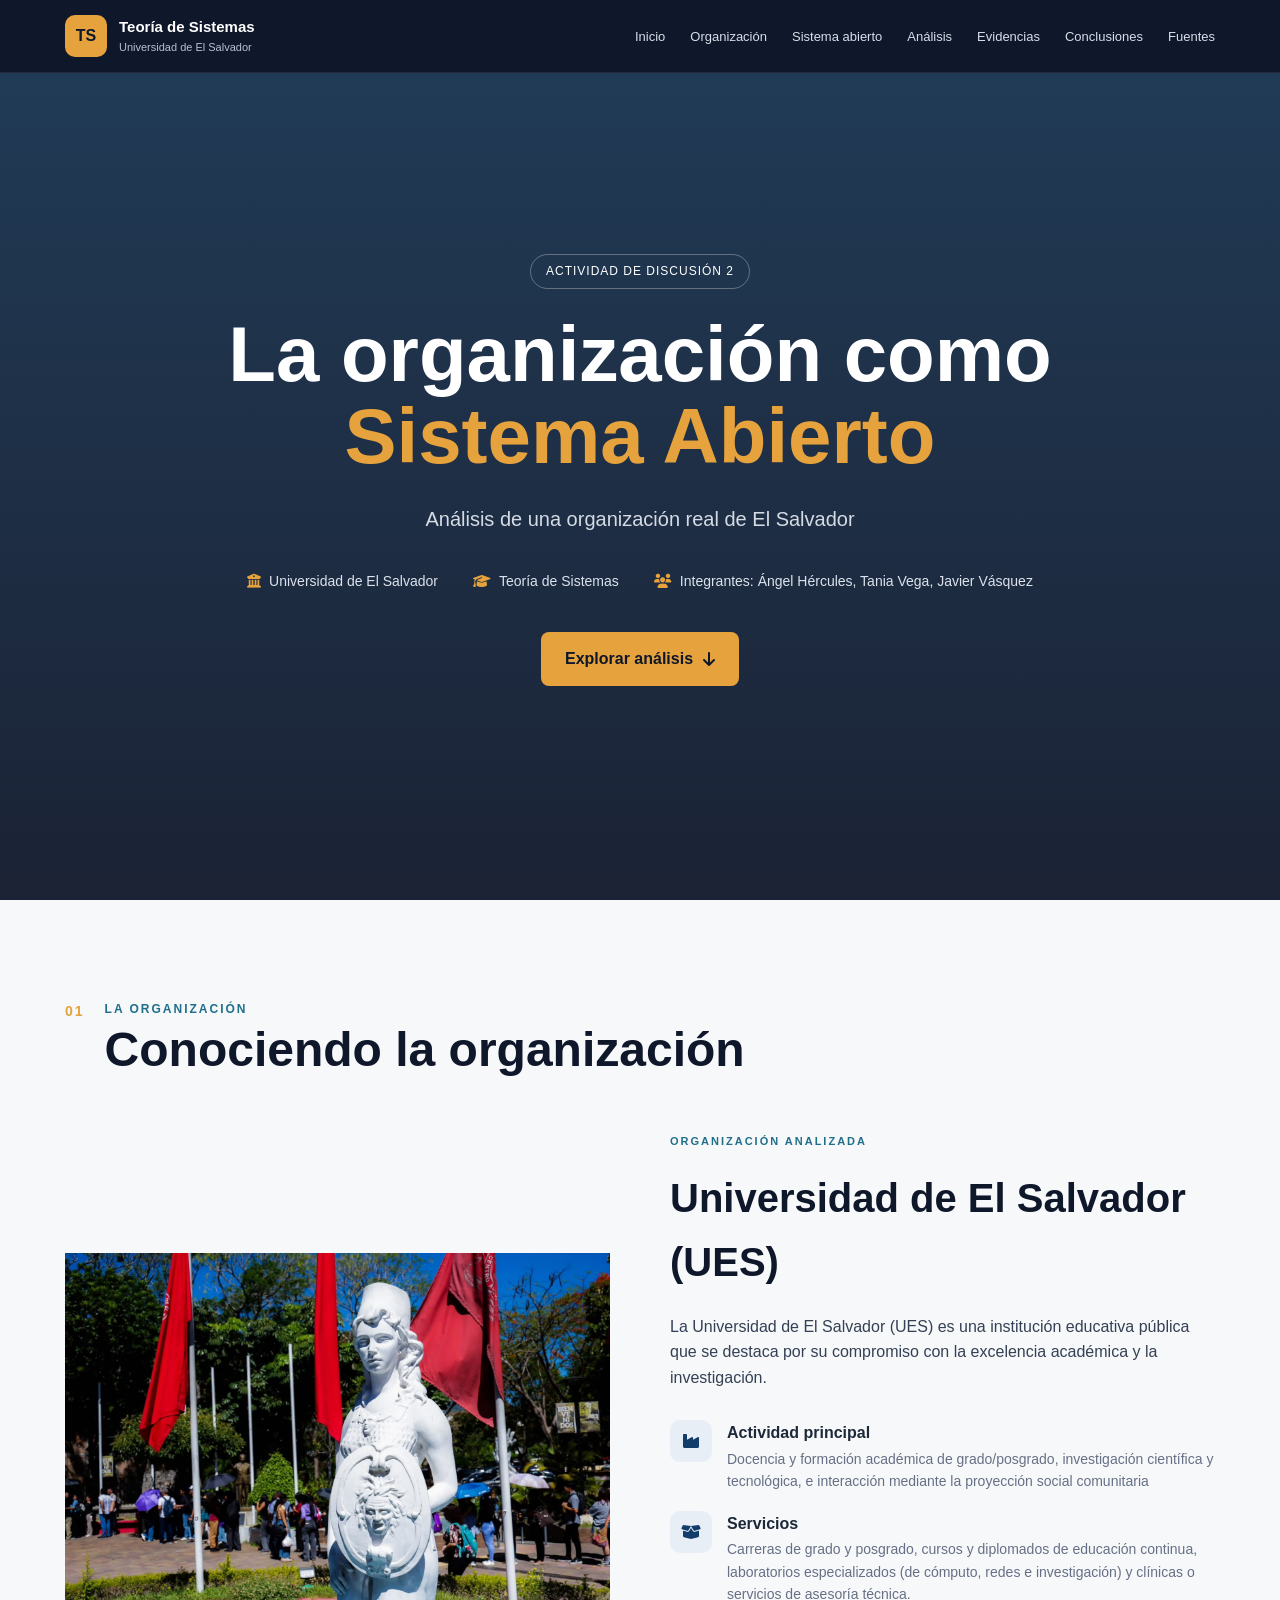
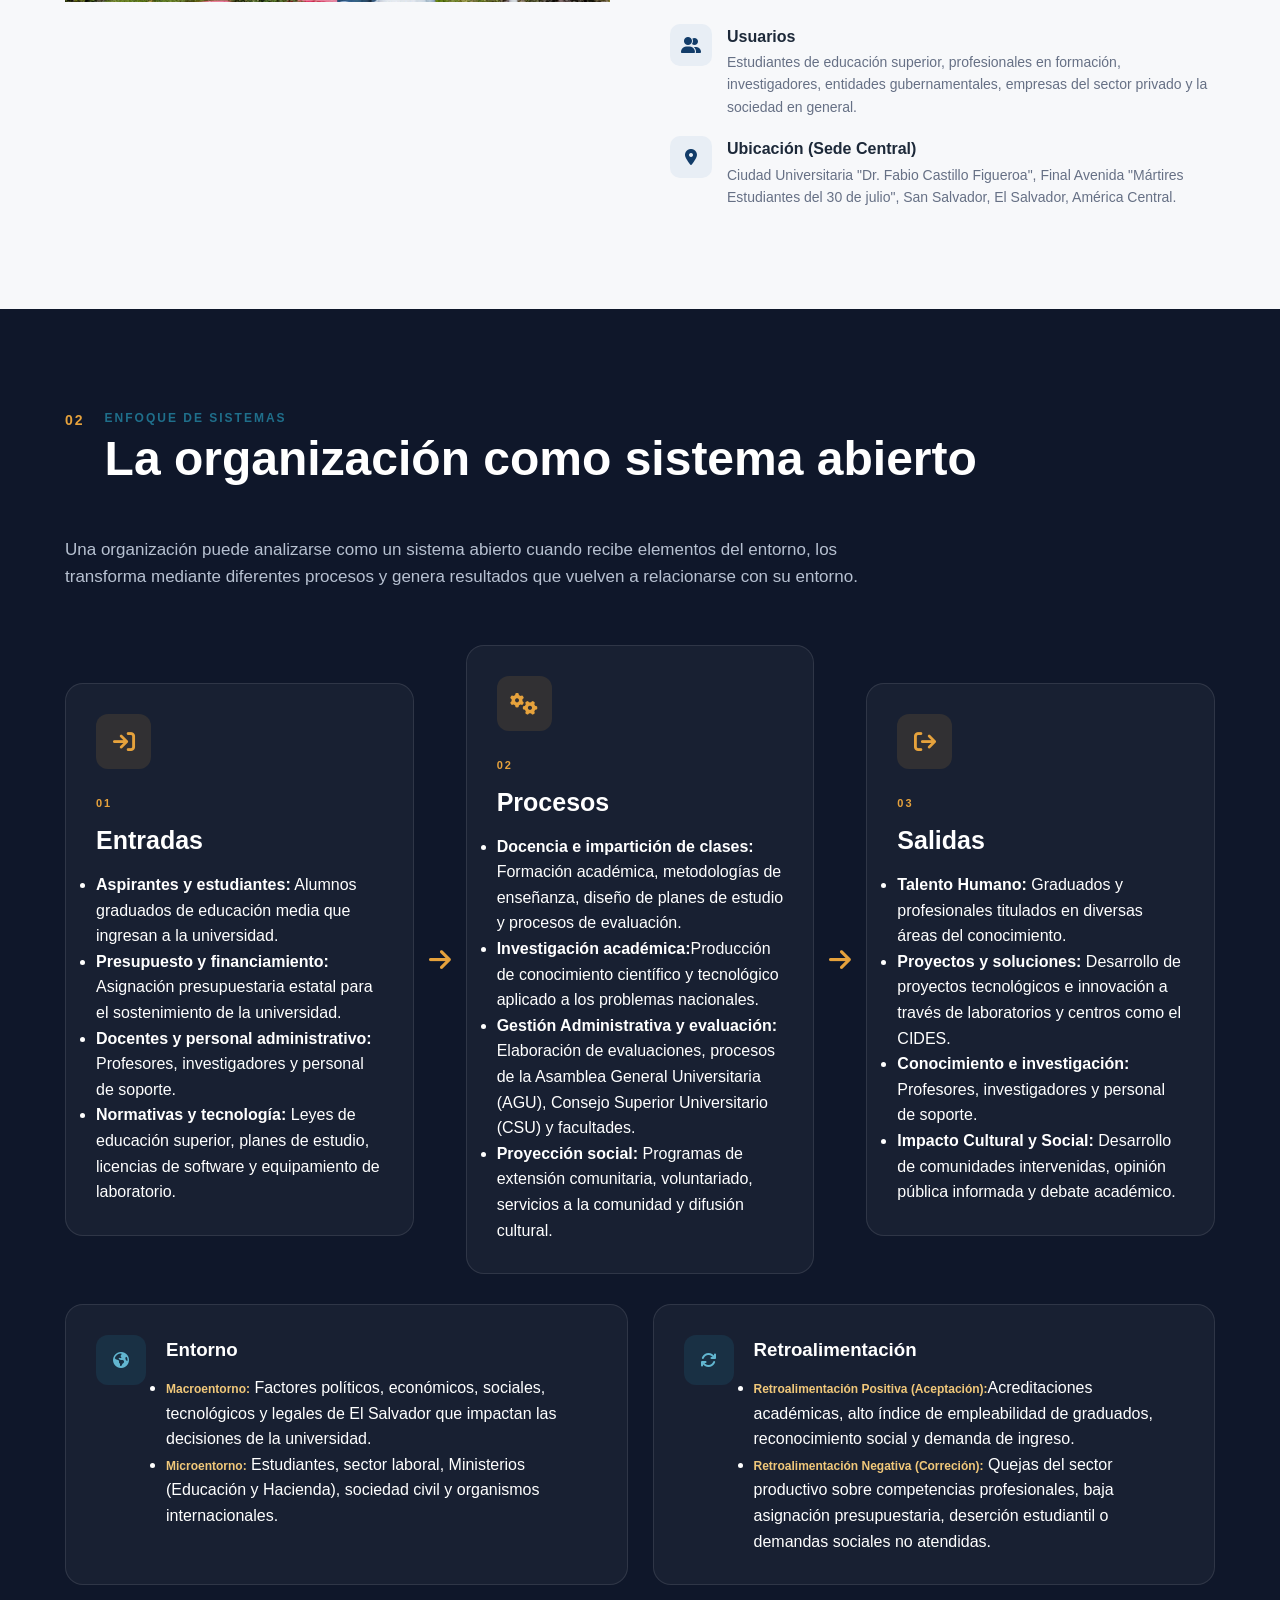
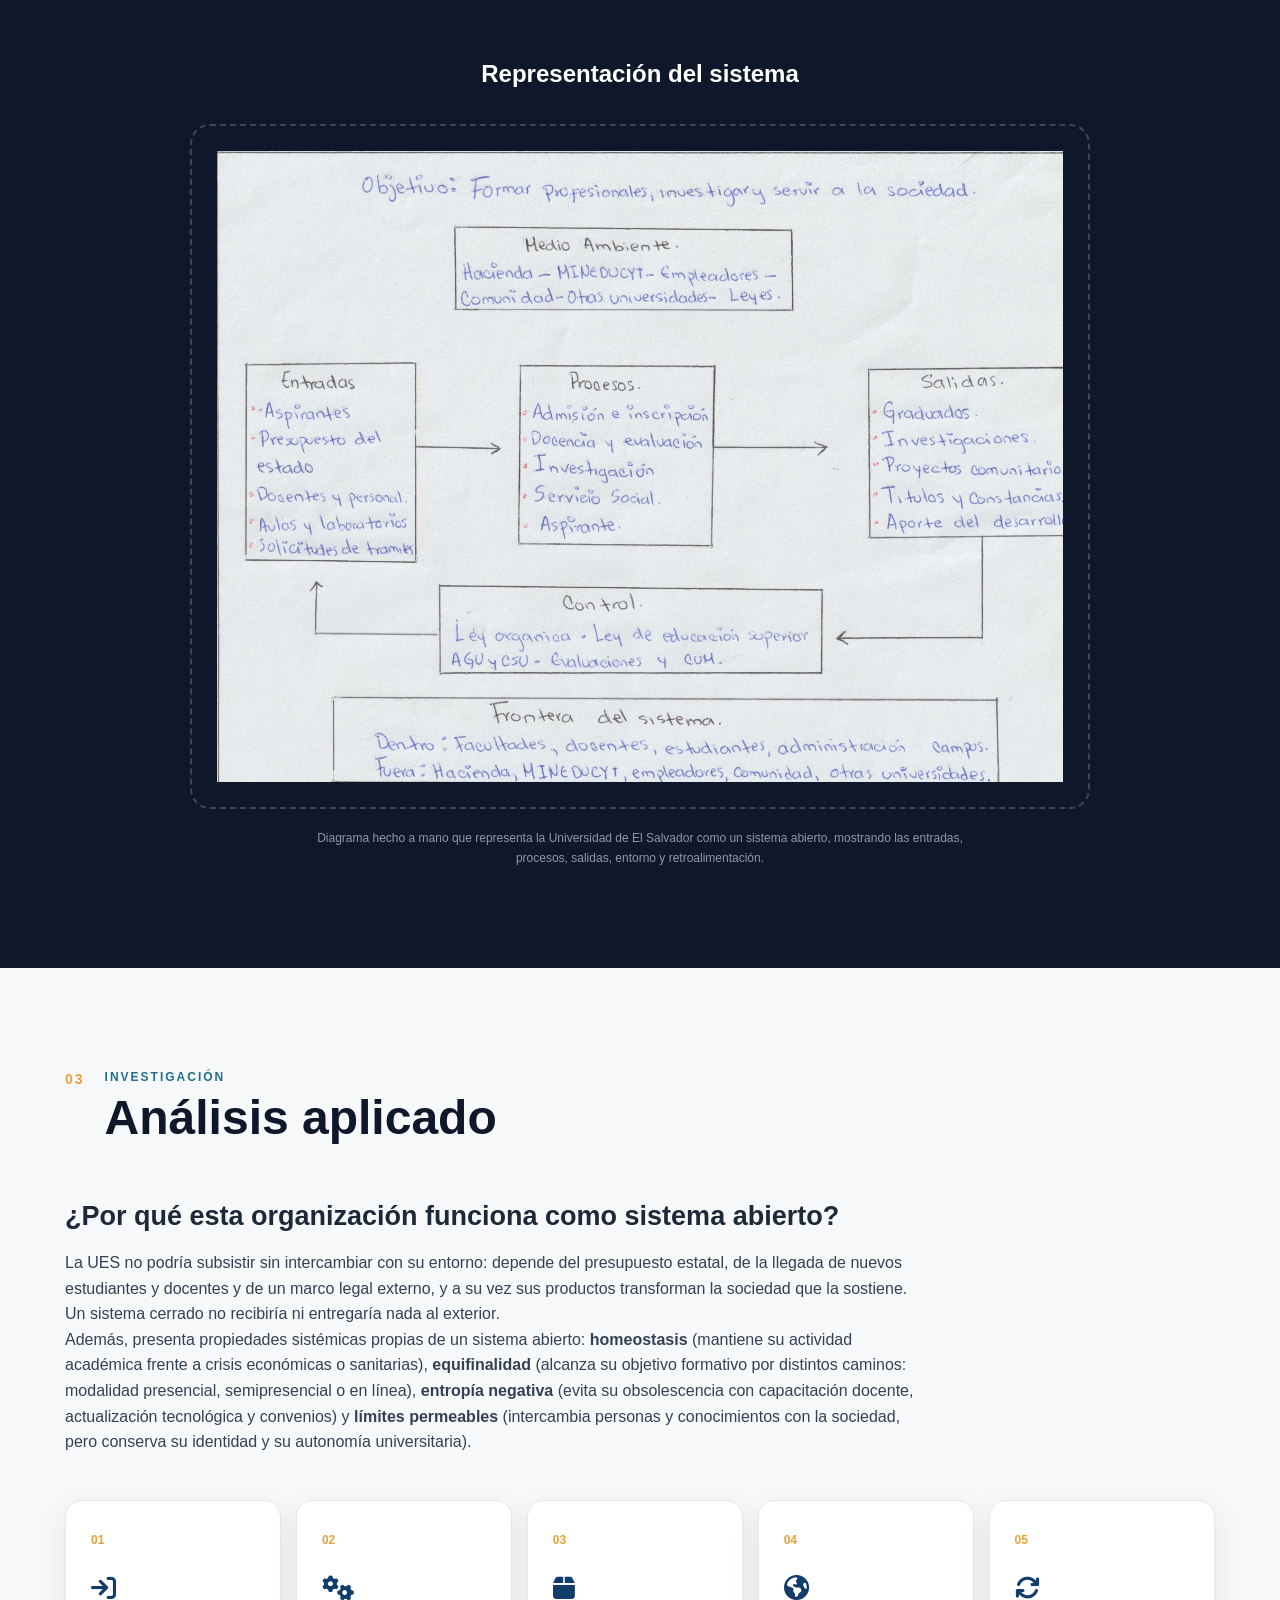
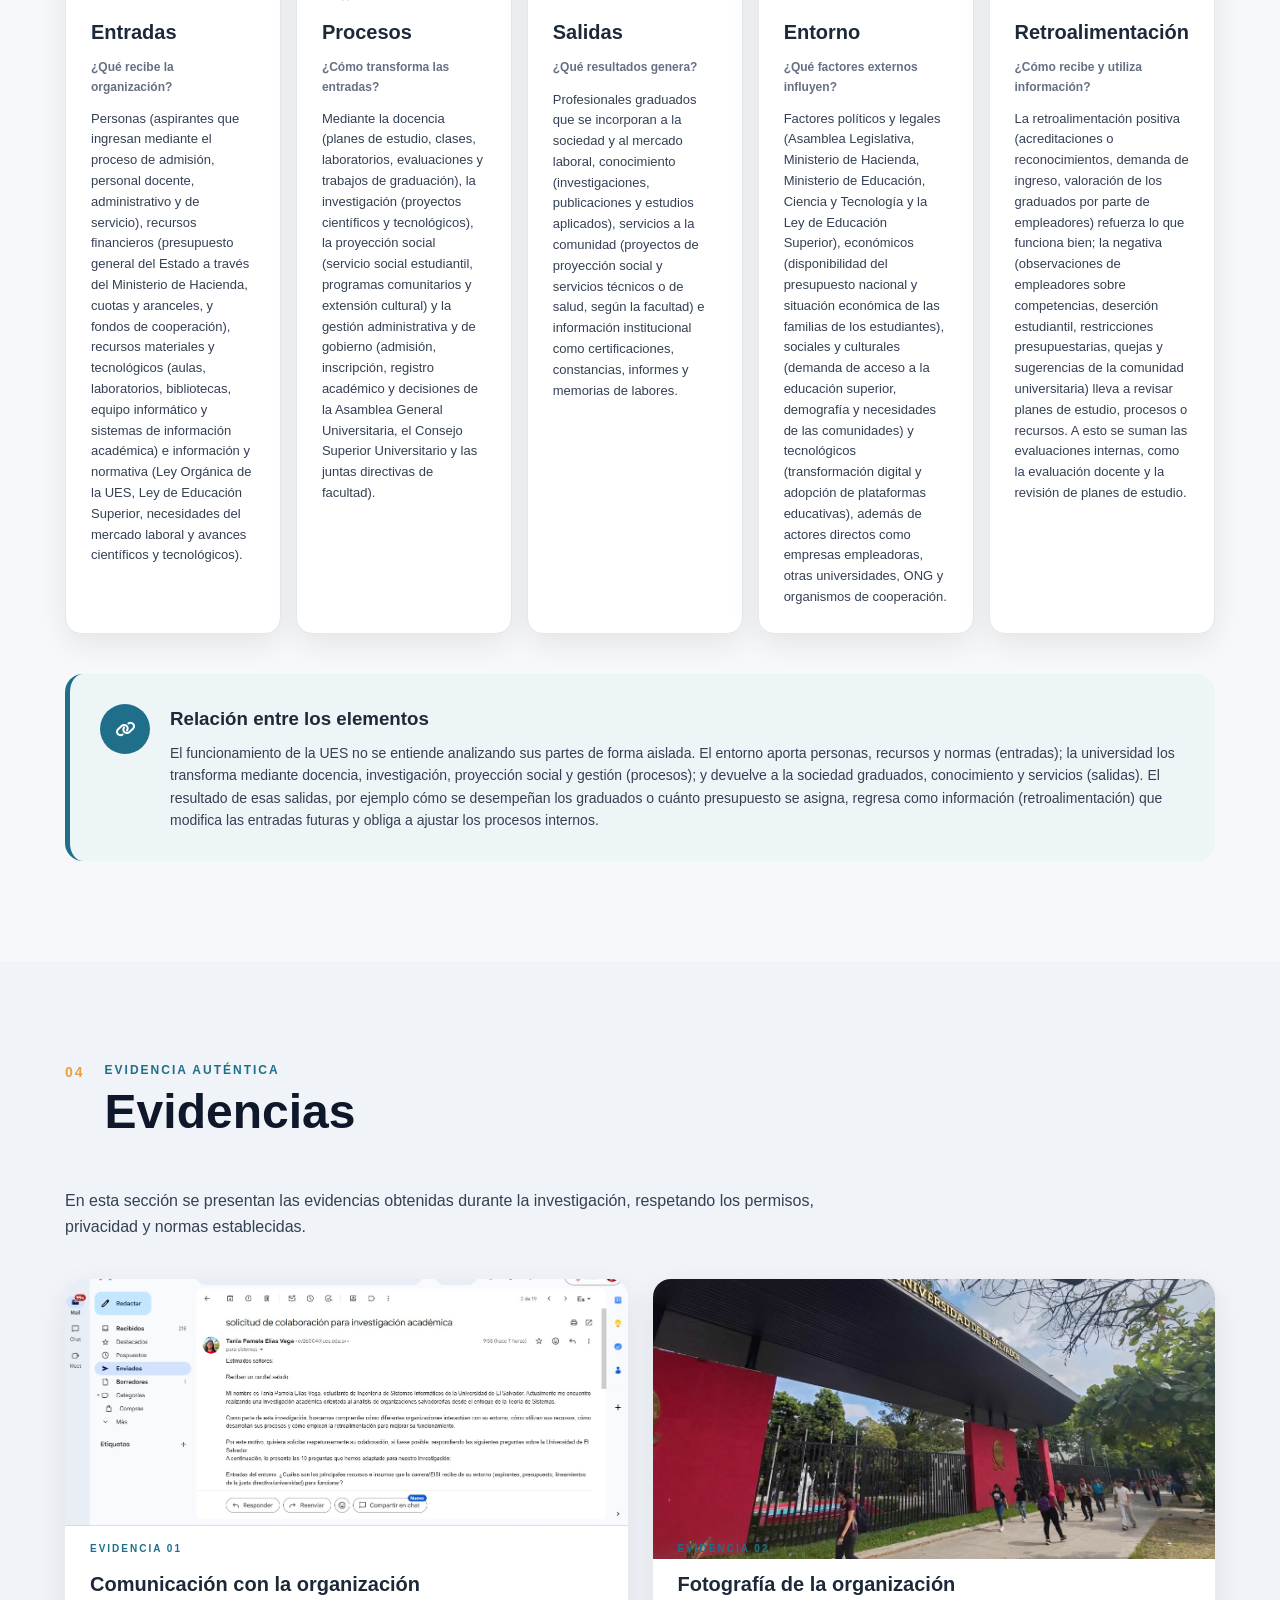
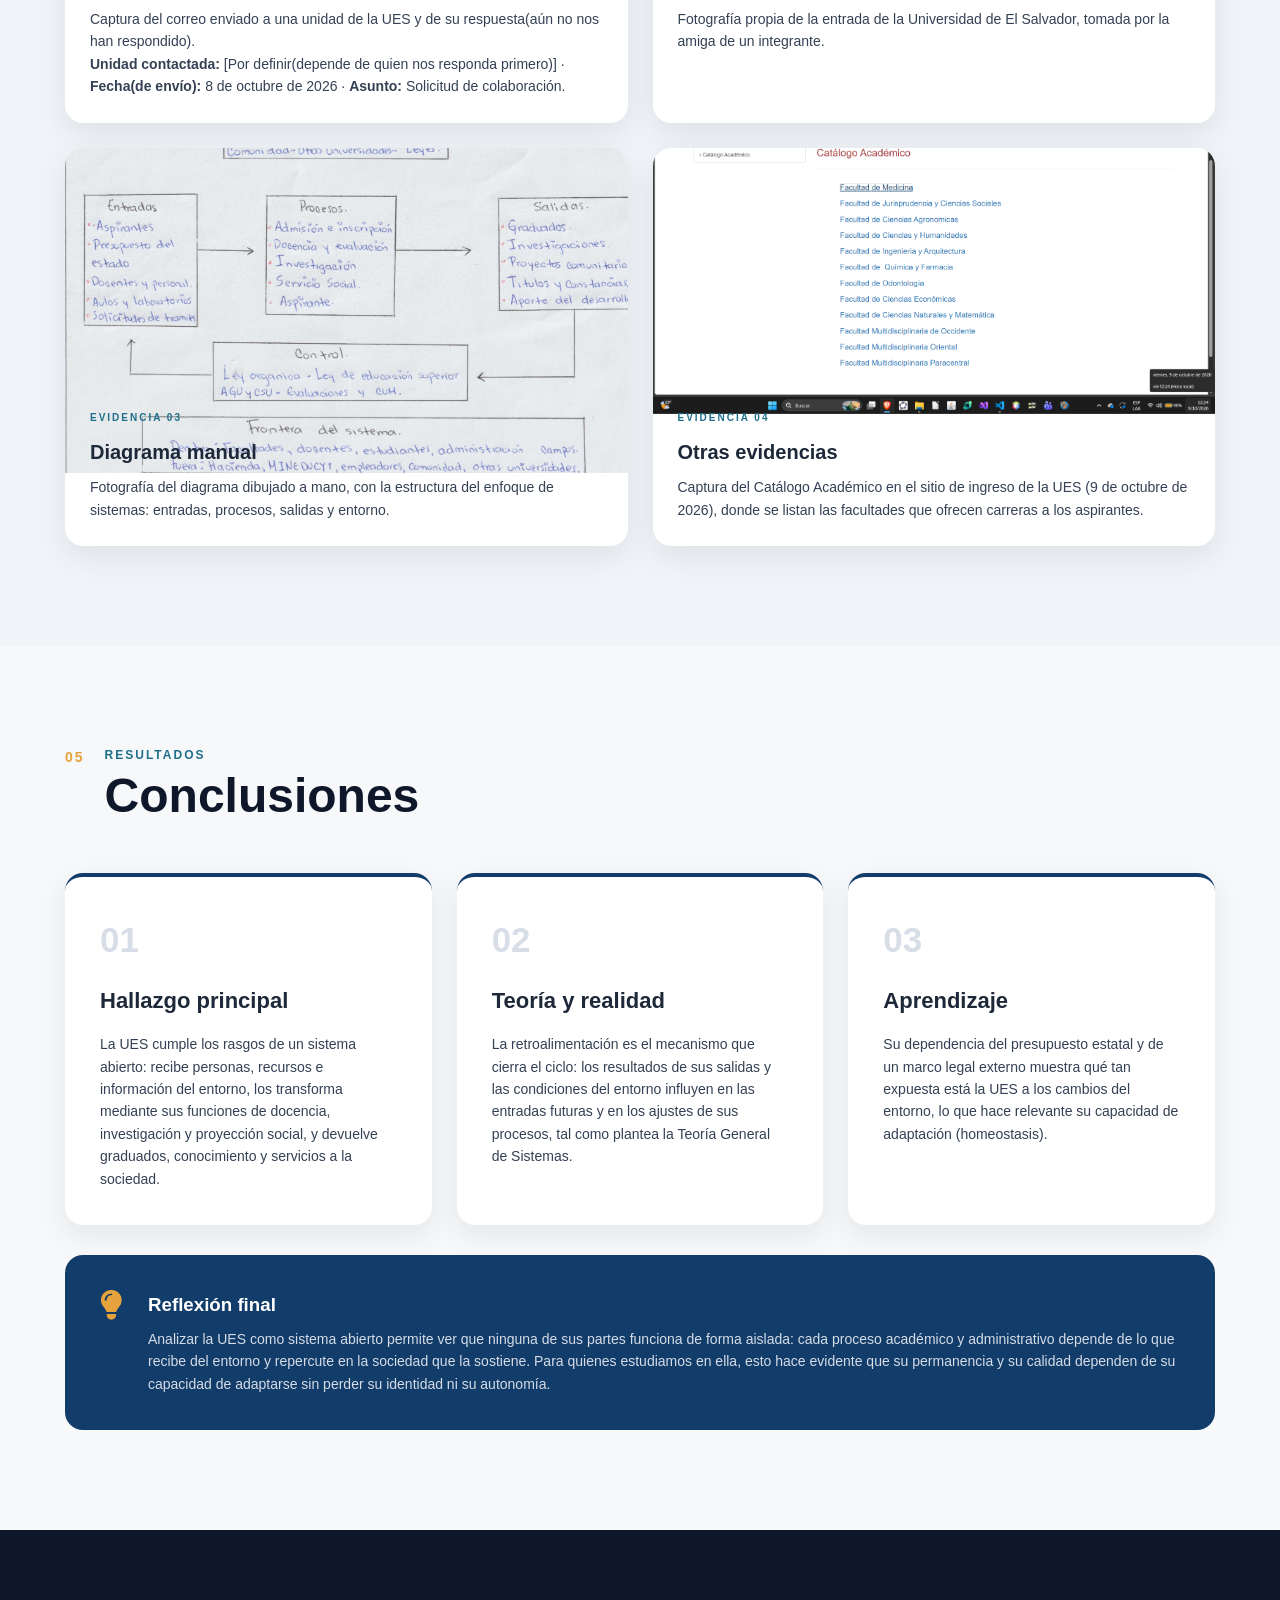
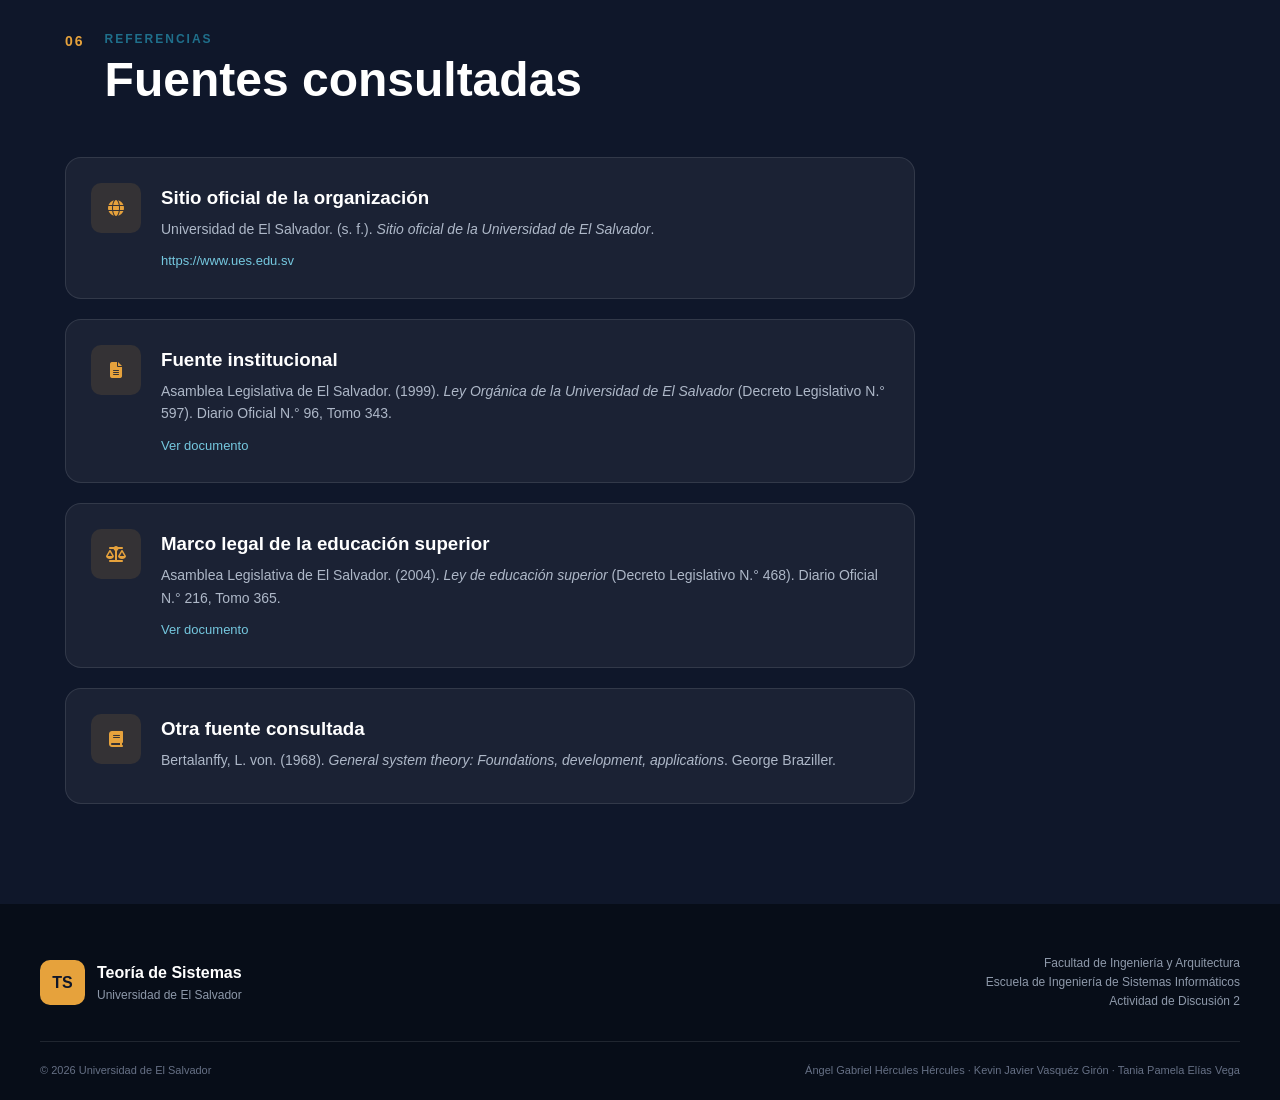
<file: index.html>
<!DOCTYPE html>
<html lang="es">
<head>
    <meta charset="UTF-8">
    <meta name="viewport" content="width=device-width, initial-scale=1.0">

    <title>La organización como sistema abierto</title>

    <link rel="stylesheet" href="css/estilos.css">

    <!-- Iconos -->
    <link rel="stylesheet"
          href="https://cdnjs.cloudflare.com/ajax/libs/font-awesome/6.5.2/css/all.min.css">
</head>

<body>

    <!-- =====================================================
         BARRA DE NAVEGACIÓN
    ====================================================== -->

    <header class="header">

        <nav class="navbar">

            <div class="logo">
                <span>TS</span>
                <div>
                    <strong>Teoría de Sistemas</strong>
                    <small>Universidad de El Salvador</small>
                </div>
            </div>

            <button class="menu-btn" id="menu-btn">
                <i class="fa-solid fa-bars"></i>
            </button>

            <ul class="nav-menu" id="nav-menu">

                <li>
                    <a href="#inicio">Inicio</a>
                </li>

                <li>
                    <a href="#organizacion">Organización</a>
                </li>

                <li>
                    <a href="#sistema">Sistema abierto</a>
                </li>

                <li>
                    <a href="#analisis">Análisis</a>
                </li>

                <li>
                    <a href="#evidencias">Evidencias</a>
                </li>

                <li>
                    <a href="#conclusiones">Conclusiones</a>
                </li>

                <li>
                    <a href="#fuentes">Fuentes</a>
                </li>

            </ul>

        </nav>

    </header>


    <!-- =====================================================
         PORTADA
    ====================================================== -->

    <main>

        <section class="hero" id="inicio">

            <div class="hero-overlay"></div>

            <div class="hero-content">

                <div class="badge">
                    ACTIVIDAD DE DISCUSIÓN 2
                </div>

                <h1>
                    La organización como
                    <span>Sistema Abierto</span>
                </h1>

                <p class="hero-subtitle">
                    Análisis de una organización real de El Salvador
                </p>

                <div class="hero-info">

                    <div>
                        <i class="fa-solid fa-building-columns"></i>
                        <span>Universidad de El Salvador</span>
                    </div>

                    <div>
                        <i class="fa-solid fa-graduation-cap"></i>
                        <span>Teoría de Sistemas</span>
                    </div>

                    <div>
                        <i class="fa-solid fa-users"></i>
                        <span>Integrantes: Ángel Hércules, Tania Vega, Javier Vásquez</span>
                    </div>

                </div>

                <a href="#organizacion" class="btn-primary">
                    Explorar análisis
                    <i class="fa-solid fa-arrow-down"></i>
                </a>

            </div>

        </section>


        <!-- =====================================================
             ORGANIZACIÓN
        ====================================================== -->

        <section class="section" id="organizacion">

            <div class="section-header">

                <span class="section-number">01</span>

                <div>
                    <p class="section-label">LA ORGANIZACIÓN</p>

                    <h2>
                        Conociendo la organización
                    </h2>
                </div>

            </div>


            <div class="organization-grid">

                <div class="organization-image">
<div class="organization-image">

    <img src="img/minerva.jpg" alt="Fotografía de Minerva">

</div>

                </div>


                <div class="organization-description">

                    <span class="tag">
                        ORGANIZACIÓN ANALIZADA
                    </span>

                    <h3>
                        Universidad de El Salvador (UES)
                    </h3>

                    <p>
                        La Universidad de El Salvador (UES) es una institución educativa pública que se destaca por su compromiso con la excelencia académica y la investigación.
                    </p>

                    <div class="info-list">

                        <div class="info-item">
                            <i class="fa-solid fa-industry"></i>

                            <div>
                                <strong>Actividad principal</strong>
                                <p>Docencia y formación académica de grado/posgrado, investigación científica y tecnológica, e interacción mediante la proyección social comunitaria</p>
                            </div>
                        </div>


                        <div class="info-item">
                            <i class="fa-solid fa-box-open"></i>

                            <div>
                                <strong>Servicios</strong>
                                <p>Carreras de grado y posgrado, cursos y diplomados de educación continua, laboratorios especializados (de cómputo, redes e investigación) y clínicas o servicios de asesoría técnica. </p>
                            </div>
                        </div>


                        <div class="info-item">
                            <i class="fa-solid fa-user-group"></i>

                            <div>
                                <strong>Usuarios</strong>
                                <p>Estudiantes de educación superior, profesionales en formación, investigadores, entidades gubernamentales, empresas del sector privado y la sociedad en general.</p>
                            </div>
                        </div>


                        <div class="info-item">
                            <i class="fa-solid fa-location-dot"></i>

                            <div>
                                <strong>Ubicación (Sede Central)</strong>
                                <p>Ciudad Universitaria "Dr. Fabio Castillo Figueroa", Final Avenida "Mártires Estudiantes del 30 de julio", San Salvador, El Salvador, América Central.</p>
                            </div>
                        </div>

                    </div>

                </div>

            </div>

        </section>


        <!-- =====================================================
             SISTEMA ABIERTO
        ====================================================== -->

        <section class="section section-dark" id="sistema">

            <div class="section-header light">

                <span class="section-number">02</span>

                <div>
                    <p class="section-label">
                        ENFOQUE DE SISTEMAS
                    </p>

                    <h2>
                        La organización como sistema abierto
                    </h2>
                </div>

            </div>


            <div class="system-intro">

                <p>
                    Una organización puede analizarse como un sistema abierto
                    cuando recibe elementos del entorno, los transforma mediante
                    diferentes procesos y genera resultados que vuelven a
                    relacionarse con su entorno.
                </p>

            </div>


            <!-- FLUJO PRINCIPAL -->

            <div class="system-flow">

                <div class="flow-card">

                    <div class="flow-icon">
                        <i class="fa-solid fa-arrow-right-to-bracket"></i>
                    </div>

                    <span>01</span>

                    <h3>Entradas</h3>

                    <ul>
                        <li><strong>Aspirantes y estudiantes:</strong> Alumnos graduados de educación media que ingresan a la universidad.</li>
                        <li><strong>Presupuesto y financiamiento:</strong> Asignación presupuestaria estatal para el sostenimiento de la universidad.</li>
                        <li><strong>Docentes y personal administrativo:</strong> Profesores, investigadores y personal de soporte.</li>
                        <li><strong>Normativas y tecnología:</strong> Leyes de educación superior, planes de estudio, licencias de software y equipamiento de laboratorio.</li>
                    </ul>



                </div>


                <div class="flow-arrow">
                    <i class="fa-solid fa-arrow-right"></i>
                </div>


                <div class="flow-card">

                    <div class="flow-icon">
                        <i class="fa-solid fa-gears"></i>
                    </div>

                    <span>02</span>

                    <h3>Procesos</h3>

                    <ul>
                        <li><strong>Docencia e impartición de clases:</strong> Formación académica, metodologías de enseñanza, diseño de planes de estudio y procesos de evaluación.</li>
                        <li><strong>Investigación académica:</strong>Producción de conocimiento científico y tecnológico aplicado a los problemas nacionales.</li>
                        <li><strong>Gestión Administrativa y evaluación:</strong> Elaboración de evaluaciones, procesos de la Asamblea General Universitaria (AGU), Consejo Superior Universitario (CSU) y facultades.</li>
                        <li><strong>Proyección social:</strong> Programas de extensión comunitaria, voluntariado, servicios a la comunidad y difusión cultural.</li>
                    </ul>

                </div>


                <div class="flow-arrow">
                    <i class="fa-solid fa-arrow-right"></i>
                </div>


                <div class="flow-card">

                    <div class="flow-icon">
                        <i class="fa-solid fa-arrow-right-from-bracket"></i>
                    </div>

                    <span>03</span>

                    <h3>Salidas</h3>

                    <ul>
                        <li><strong>Talento Humano:</strong> Graduados y profesionales titulados en diversas áreas del conocimiento.</li>
                        <li><strong>Proyectos y soluciones:</strong> Desarrollo de proyectos tecnológicos e innovación a través de laboratorios y centros como el CIDES.</li>
                        <li><strong>Conocimiento e investigación:</strong> Profesores, investigadores y personal de soporte.</li>
                        <li><strong>Impacto Cultural y Social:</strong> Desarrollo de comunidades intervenidas, opinión pública informada y debate académico.</li>
                    </ul>

                    </div>

                </div>

            </div>


            <!-- ENTORNO Y RETROALIMENTACIÓN -->

            <div class="system-secondary">

                <div class="secondary-card">

                    <div class="secondary-icon">
                        <i class="fa-solid fa-earth-americas"></i>
                    </div>

                    <div>

                       <h3>Entorno</h3>

                       <ul>
                            <li><strong>Macroentorno:</strong> Factores políticos, económicos, sociales, tecnológicos y legales de El Salvador que impactan las decisiones de la universidad.</li>
                            <li><strong>Microentorno:</strong> Estudiantes, sector laboral, Ministerios (Educación y Hacienda), sociedad civil y organismos internacionales.</li>
                        </ul>

                    </div>

                </div>


                <div class="secondary-card">

                    <div class="secondary-icon">
                        <i class="fa-solid fa-arrows-rotate"></i>
                    </div>

                    <div>

                        <h3>Retroalimentación</h3>

                        <ul>
                            <li><strong>Retroalimentación Positiva (Aceptación):</strong>Acreditaciones académicas, alto índice de empleabilidad de graduados, reconocimiento social y demanda de ingreso.</li>
                            <li><strong>Retroalimentación Negativa (Correción):</strong> Quejas del sector productivo sobre competencias profesionales, baja asignación presupuestaria, deserción estudiantil o demandas sociales no atendidas.</li>

                        </ul>

                    </div>

                </div>

            </div>


            <!-- DIAGRAMA VISUAL -->
            <div class="system-diagram">
                <h3>Representación del sistema</h3>

                <div class="diagram">
                    <img src="img/diagrama.jpg" alt="Diagrama del sistema abierto de la UES" class="diagram-img">
                </div>

                <p class="diagram-note">
                    Diagrama hecho a mano que representa la Universidad de El Salvador como un sistema abierto, mostrando las entradas, procesos, salidas, entorno y retroalimentación.
                </p>
            </div>



        </section>


        <!-- =====================================================
             ANÁLISIS APLICADO
        ====================================================== -->

        <section class="section" id="analisis">

            <div class="section-header">

                <span class="section-number">03</span>

                <div>
                    <p class="section-label">
                        INVESTIGACIÓN
                    </p>

                    <h2>
                        Análisis aplicado
                    </h2>
                </div>

            </div>


            <div class="analysis-intro">

                <h3>
                    ¿Por qué esta organización funciona como sistema abierto?
                </h3>

                <p>
                    La UES no podría subsistir sin intercambiar con su entorno: depende del presupuesto estatal, de la llegada de nuevos estudiantes y docentes y de un marco legal externo, y a su vez sus productos transforman la sociedad que la sostiene. Un sistema cerrado no recibiría ni entregaría nada al exterior.
                </p>

                <p>
                    Además, presenta propiedades sistémicas propias de un sistema abierto: <strong>homeostasis</strong> (mantiene su actividad académica frente a crisis económicas o sanitarias), <strong>equifinalidad</strong> (alcanza su objetivo formativo por distintos caminos: modalidad presencial, semipresencial o en línea), <strong>entropía negativa</strong> (evita su obsolescencia con capacitación docente, actualización tecnológica y convenios) y <strong>límites permeables</strong> (intercambia personas y conocimientos con la sociedad, pero conserva su identidad y su autonomía universitaria).
                </p>

            </div>


            <div class="analysis-grid">

                <article class="analysis-card">

                    <span>01</span>

                    <i class="fa-solid fa-arrow-right-to-bracket"></i>

                    <h3>Entradas</h3>

                    <h4>¿Qué recibe la organización?</h4>

                    <p>Personas (aspirantes que ingresan mediante el proceso de admisión, personal docente, administrativo y de servicio), recursos financieros (presupuesto general del Estado a través del Ministerio de Hacienda, cuotas y aranceles, y fondos de cooperación), recursos materiales y tecnológicos (aulas, laboratorios, bibliotecas, equipo informático y sistemas de información académica) e información y normativa (Ley Orgánica de la UES, Ley de Educación Superior, necesidades del mercado laboral y avances científicos y tecnológicos).</p>

                </article>


                <article class="analysis-card">

                    <span>02</span>

                    <i class="fa-solid fa-gears"></i>

                    <h3>Procesos</h3>

                    <h4>¿Cómo transforma las entradas?</h4>

                    <p>Mediante la docencia (planes de estudio, clases, laboratorios, evaluaciones y trabajos de graduación), la investigación (proyectos científicos y tecnológicos), la proyección social (servicio social estudiantil, programas comunitarios y extensión cultural) y la gestión administrativa y de gobierno (admisión, inscripción, registro académico y decisiones de la Asamblea General Universitaria, el Consejo Superior Universitario y las juntas directivas de facultad).</p>

                </article>


                <article class="analysis-card">

                    <span>03</span>

                    <i class="fa-solid fa-box"></i>

                    <h3>Salidas</h3>

                    <h4>¿Qué resultados genera?</h4>

                    <p>Profesionales graduados que se incorporan a la sociedad y al mercado laboral, conocimiento (investigaciones, publicaciones y estudios aplicados), servicios a la comunidad (proyectos de proyección social y servicios técnicos o de salud, según la facultad) e información institucional como certificaciones, constancias, informes y memorias de labores.</p>

                </article>


                <article class="analysis-card">

                    <span>04</span>

                    <i class="fa-solid fa-earth-americas"></i>

                    <h3>Entorno</h3>

                    <h4>¿Qué factores externos influyen?</h4>

                    <p>Factores políticos y legales (Asamblea Legislativa, Ministerio de Hacienda, Ministerio de Educación, Ciencia y Tecnología y la Ley de Educación Superior), económicos (disponibilidad del presupuesto nacional y situación económica de las familias de los estudiantes), sociales y culturales (demanda de acceso a la educación superior, demografía y necesidades de las comunidades) y tecnológicos (transformación digital y adopción de plataformas educativas), además de actores directos como empresas empleadoras, otras universidades, ONG y organismos de cooperación.</p>

                </article>


                <article class="analysis-card">

                    <span>05</span>

                    <i class="fa-solid fa-arrows-rotate"></i>

                    <h3>Retroalimentación</h3>

                    <h4>¿Cómo recibe y utiliza información?</h4>

                    <p>La retroalimentación positiva (acreditaciones o reconocimientos, demanda de ingreso, valoración de los graduados por parte de empleadores) refuerza lo que funciona bien; la negativa (observaciones de empleadores sobre competencias, deserción estudiantil, restricciones presupuestarias, quejas y sugerencias de la comunidad universitaria) lleva a revisar planes de estudio, procesos o recursos. A esto se suman las evaluaciones internas, como la evaluación docente y la revisión de planes de estudio.</p>

                </article>

            </div>


            <div class="relationship">

                <div class="relationship-icon">
                    <i class="fa-solid fa-link"></i>
                </div>

                <div>

                    <h3>
                        Relación entre los elementos
                    </h3>

                    <p>
                        El funcionamiento de la UES no se entiende analizando sus partes de forma aislada. El entorno aporta personas, recursos y normas (entradas); la universidad los transforma mediante docencia, investigación, proyección social y gestión (procesos); y devuelve a la sociedad graduados, conocimiento y servicios (salidas). El resultado de esas salidas, por ejemplo cómo se desempeñan los graduados o cuánto presupuesto se asigna, regresa como información (retroalimentación) que modifica las entradas futuras y obliga a ajustar los procesos internos.
                    </p>

                </div>

            </div>

        </section>


        <!-- =====================================================
             EVIDENCIAS
        ====================================================== -->

        <section class="section section-light" id="evidencias">

            <div class="section-header">

                <span class="section-number">04</span>

                <div>
                    <p class="section-label">
                        EVIDENCIA AUTÉNTICA
                    </p>

                    <h2>
                        Evidencias
                    </h2>
                </div>

            </div>


            <p class="section-description">
                En esta sección se presentan las evidencias obtenidas
                durante la investigación, respetando los permisos,
                privacidad y normas establecidas.
            </p>


            <div class="evidence-grid">

                <!-- EVIDENCIA 1 -->

                <article class="evidence-card">

                    <div class="evidence-image">
                        <img src="img/comunicacion.jpg" alt="Captura del correo enviado a una unidad de la UES y su respuesta">
                    </div>

                    <div class="evidence-content">

                        <span class="evidence-number">
                            EVIDENCIA 01
                        </span>

                        <h3>
                            Comunicación con la organización
                        </h3>

                        <p>
                            Captura del correo enviado a una unidad de la UES y de su respuesta(aún no nos han respondido).
                        </p>

                        <p>
                            <strong>Unidad contactada:</strong> [Por definir(depende de quien nos responda primero)] ·
                            <strong>Fecha(de envío):</strong> 8 de octubre de 2026 ·
                            <strong>Asunto:</strong> Solicitud de colaboración.
                        </p>

                    </div>

                </article>


                <!-- EVIDENCIA 2 -->

                <article class="evidence-card">

                    <div class="evidence-image">
                        <img src="img/entradaues.jpg" alt="Entrada UES">
                    </div>

                    <div class="evidence-content">

                        <span class="evidence-number">
                            EVIDENCIA 02
                        </span>

                        <h3>
                            Fotografía de la organización
                        </h3>

                        <p>
                            Fotografía propia de la entrada de la Universidad de El Salvador, tomada por la amiga de un integrante.
                        </p>

                    </div>

                </article>


                <!-- EVIDENCIA 3 -->

                <article class="evidence-card">

                    <div class="evidence-image">
                        <img src="img/diagrama.jpg" alt="Diagrama del sistema abierto dibujado a mano">
                    </div>

                    <div class="evidence-content">

                        <span class="evidence-number">
                            EVIDENCIA 03
                        </span>

                        <h3>
                            Diagrama manual
                        </h3>

                        <p>
                            Fotografía del diagrama dibujado a mano, con la estructura del enfoque de sistemas: entradas, procesos, salidas y entorno.
                        </p>

                    </div>

                </article>


                <!-- EVIDENCIA 4 -->

                <article class="evidence-card">

                    <div class="evidence-image">
                        <img src="img/catalogo.jpg" alt="Captura del Catálogo Académico en el sitio de ingreso de la UES">
                    </div>

                    <div class="evidence-content">

                        <span class="evidence-number">
                            EVIDENCIA 04
                        </span>

                        <h3>
                            Otras evidencias
                        </h3>

                        <p>
                            Captura del Catálogo Académico en el sitio de ingreso de la UES (9 de octubre de 2026), donde se listan las facultades que ofrecen carreras a los aspirantes.
                        </p>

                    </div>

                </article>

            </div>

        </section>


        <!-- =====================================================
             CONCLUSIONES
        ====================================================== -->

        <section class="section" id="conclusiones">

            <div class="section-header">

                <span class="section-number">05</span>

                <div>
                    <p class="section-label">
                        RESULTADOS
                    </p>

                    <h2>
                        Conclusiones
                    </h2>
                </div>

            </div>


            <div class="conclusions-grid">

                <article class="conclusion-card">

                    <span>01</span>

                    <h3>
                        Hallazgo principal
                    </h3>

                    <p>
                        La UES cumple los rasgos de un sistema abierto: recibe personas, recursos e información del entorno, los transforma mediante sus funciones de docencia, investigación y proyección social, y devuelve graduados, conocimiento y servicios a la sociedad.
                    </p>

                </article>


                <article class="conclusion-card">

                    <span>02</span>

                    <h3>
                        Teoría y realidad
                    </h3>

                    <p>
                        La retroalimentación es el mecanismo que cierra el ciclo: los resultados de sus salidas y las condiciones del entorno influyen en las entradas futuras y en los ajustes de sus procesos, tal como plantea la Teoría General de Sistemas.
                    </p>

                </article>


                <article class="conclusion-card">

                    <span>03</span>

                    <h3>
                        Aprendizaje
                    </h3>

                    <p>
                        Su dependencia del presupuesto estatal y de un marco legal externo muestra qué tan expuesta está la UES a los cambios del entorno, lo que hace relevante su capacidad de adaptación (homeostasis).
                    </p>

                </article>

            </div>


            <div class="final-reflection">

                <i class="fa-solid fa-lightbulb"></i>

                <div>

                    <h3>
                        Reflexión final
                    </h3>

                    <p>
                        Analizar la UES como sistema abierto permite ver que ninguna de sus partes funciona de forma aislada: cada proceso académico y administrativo depende de lo que recibe del entorno y repercute en la sociedad que la sostiene. Para quienes estudiamos en ella, esto hace evidente que su permanencia y su calidad dependen de su capacidad de adaptarse sin perder su identidad ni su autonomía.
                    </p>

                </div>

            </div>

        </section>


        <!-- =====================================================
             FUENTES
        ====================================================== -->

        <section class="section section-dark" id="fuentes">

            <div class="section-header light">

                <span class="section-number">06</span>

                <div>
                    <p class="section-label">
                        REFERENCIAS
                    </p>

                    <h2>
                        Fuentes consultadas
                    </h2>
                </div>

            </div>


            <div class="sources">

                <div class="source-item">

                    <div class="source-icon">
                        <i class="fa-solid fa-globe"></i>
                    </div>

                    <div>

                        <h3>
                            Sitio oficial de la organización
                        </h3>

                        <p>
                            Universidad de El Salvador. (s. f.). <em>Sitio oficial de la Universidad de El Salvador</em>.
                        </p>

                        <a href="https://www.ues.edu.sv" target="_blank">
                            https://www.ues.edu.sv
                        </a>

                    </div>

                </div>


                <div class="source-item">

                    <div class="source-icon">
                        <i class="fa-solid fa-file-lines"></i>
                    </div>

                    <div>

                        <h3>
                            Fuente institucional
                        </h3>

                        <p>
                            Asamblea Legislativa de El Salvador. (1999). <em>Ley Orgánica de la Universidad de El Salvador</em> (Decreto Legislativo N.° 597). Diario Oficial N.° 96, Tomo 343.
                        </p>

                        <a href="https://www2.uese.ues.edu.sv/storage/app/uploads/public/5b7/5b2/e7c/5b75b2e7cfbfe257399138.pdf" target="_blank">
                            Ver documento
                        </a>

                    </div>

                </div>


                <div class="source-item">

                    <div class="source-icon">
                        <i class="fa-solid fa-scale-balanced"></i>
                    </div>

                    <div>

                        <h3>
                            Marco legal de la educación superior
                        </h3>

                        <p>
                            Asamblea Legislativa de El Salvador. (2004). <em>Ley de educación superior</em> (Decreto Legislativo N.° 468). Diario Oficial N.° 216, Tomo 365.
                        </p>

                        <a href="https://www.fia.ues.edu.sv/wp-content/uploads/2025/02/II-TOMO-RECOPILACION-ACADEMICA-UES.pdf" target="_blank">
                            Ver documento
                        </a>

                    </div>

                </div>


                <div class="source-item">

                    <div class="source-icon">
                        <i class="fa-solid fa-book"></i>
                    </div>

                    <div>

                        <h3>
                            Otra fuente consultada
                        </h3>

                        <p>
                            Bertalanffy, L. von. (1968). <em>General system theory: Foundations, development, applications</em>. George Braziller.
                        </p>

                    </div>

                </div>

            </div>

        </section>

    </main>


    <!-- =====================================================
         FOOTER
    ====================================================== -->

    <footer class="footer">

        <div class="footer-content">

            <div class="footer-logo">
                <span>TS</span>

                <div>
                    <strong>Teoría de Sistemas</strong>

                    <p>
                        Universidad de El Salvador
                    </p>
                </div>
            </div>


            <div class="footer-info">

                <p>
                    Facultad de Ingeniería y Arquitectura
                </p>

                <p>
                    Escuela de Ingeniería de Sistemas Informáticos
                </p>

                <p>
                    Actividad de Discusión 2
                </p>

            </div>

        </div>


        <div class="footer-bottom">

            <p>
                © <span id="year"></span>
                Universidad de El Salvador
            </p>

            <p>
                Ángel Gabriel Hércules Hércules · Kevin Javier Vasquéz Girón · Tania Pamela Elías Vega
            </p>

        </div>

    </footer>


    <!-- BOTÓN VOLVER ARRIBA -->

    <button id="top-btn" class="top-btn">

        <i class="fa-solid fa-arrow-up"></i>

    </button>


    <script src="js/script.js"></script>

</body>
</html>
</file>
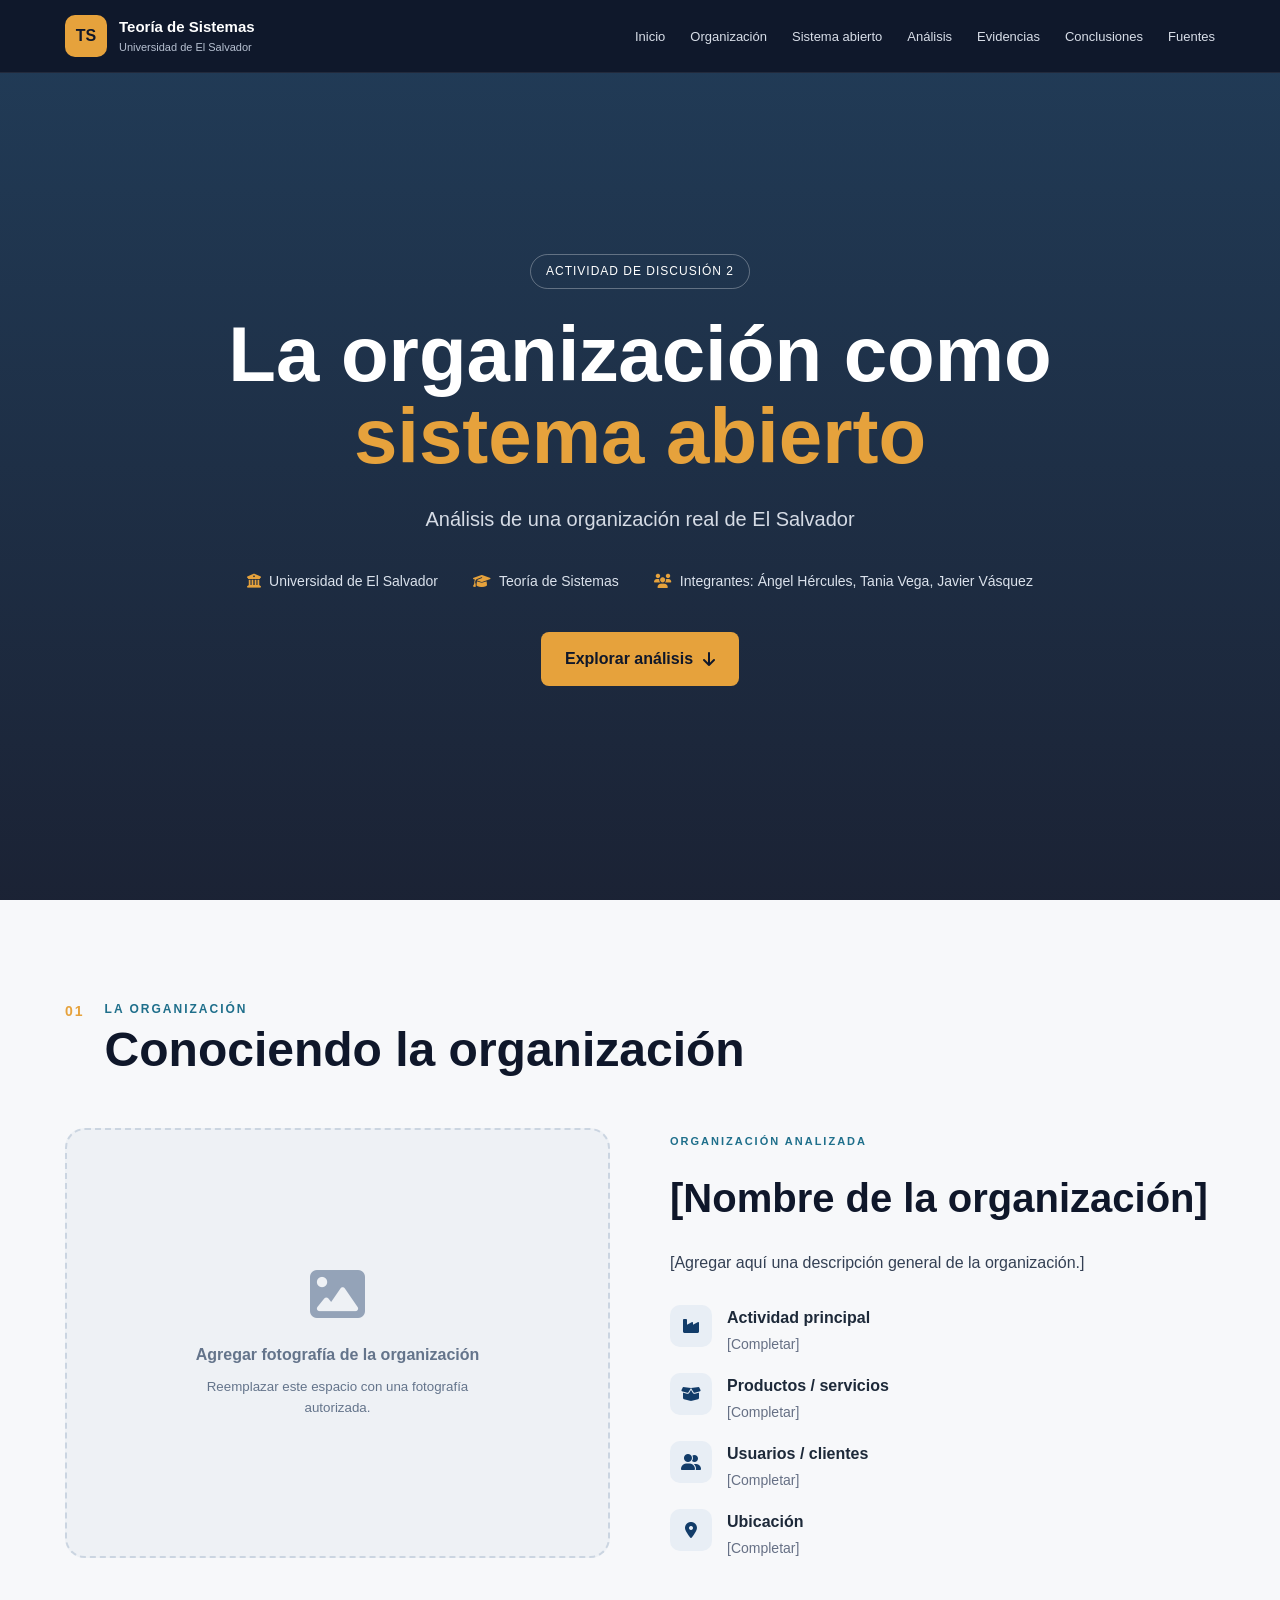
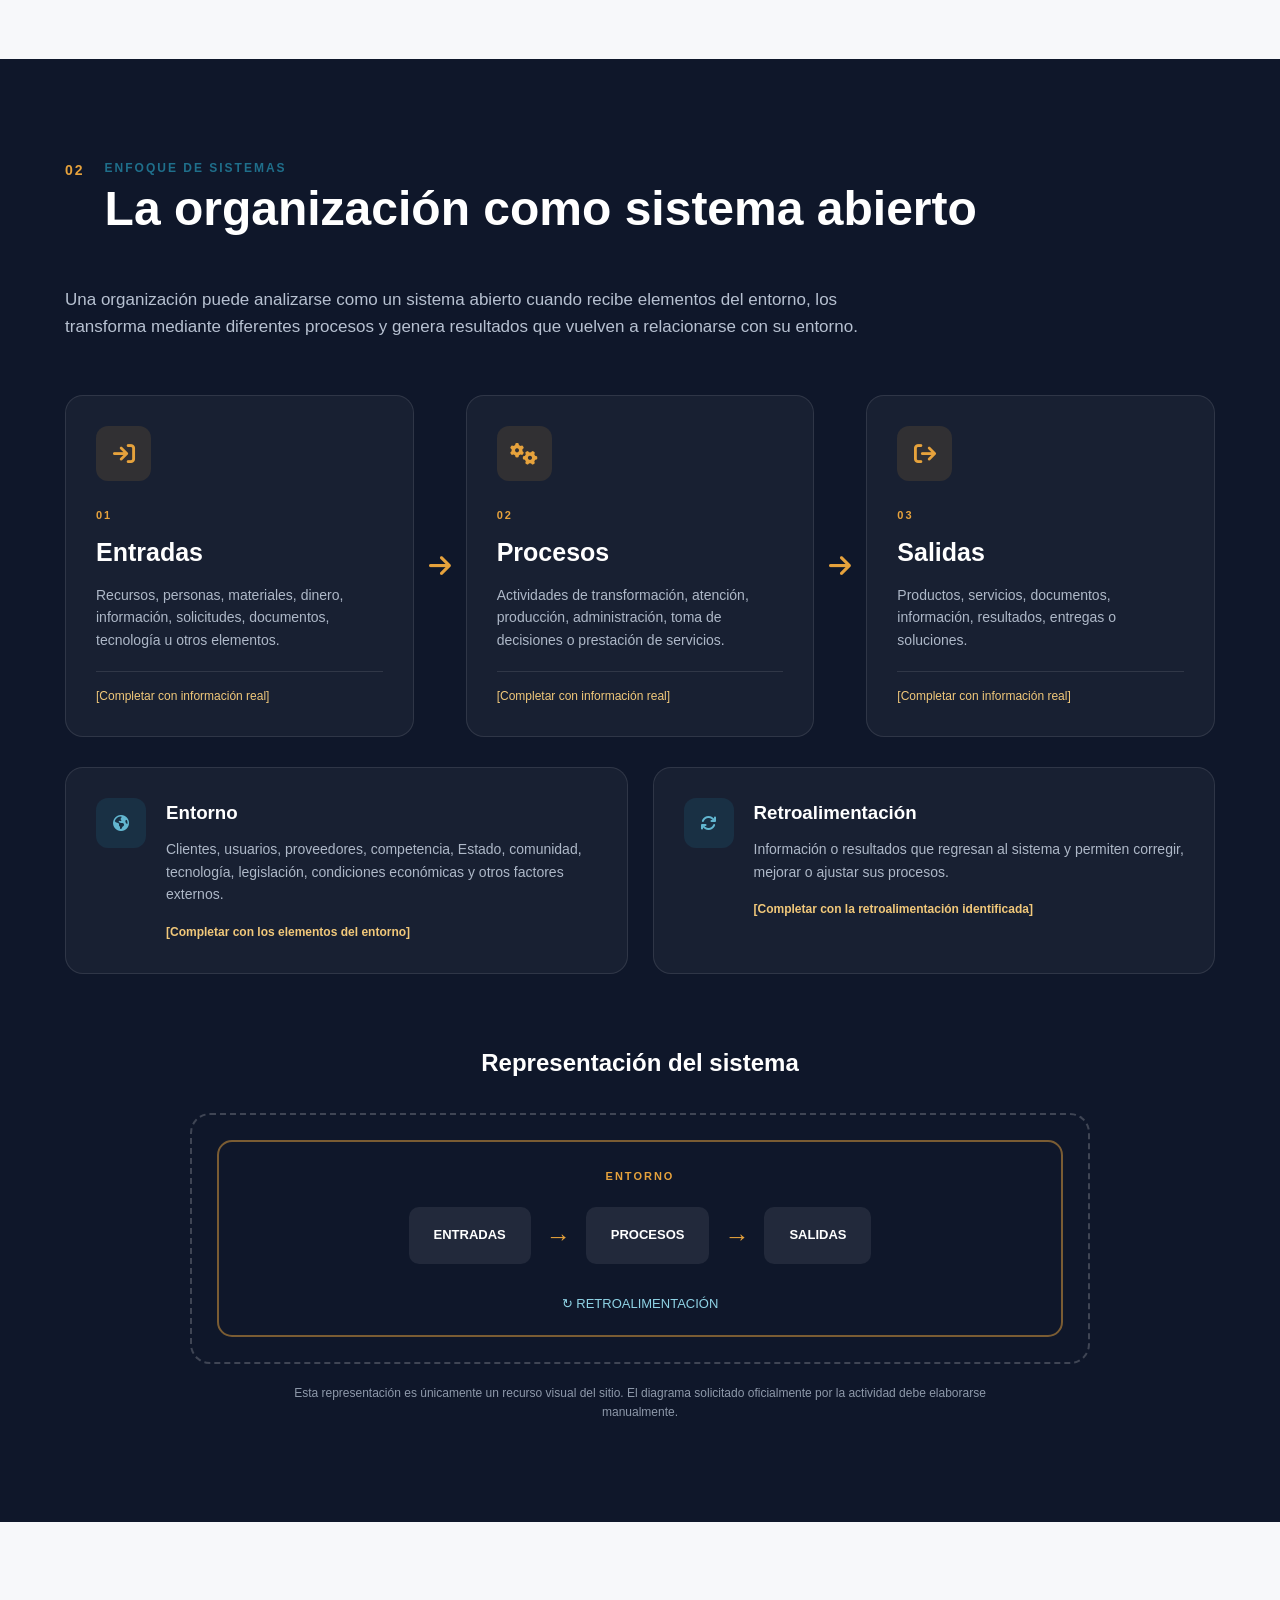
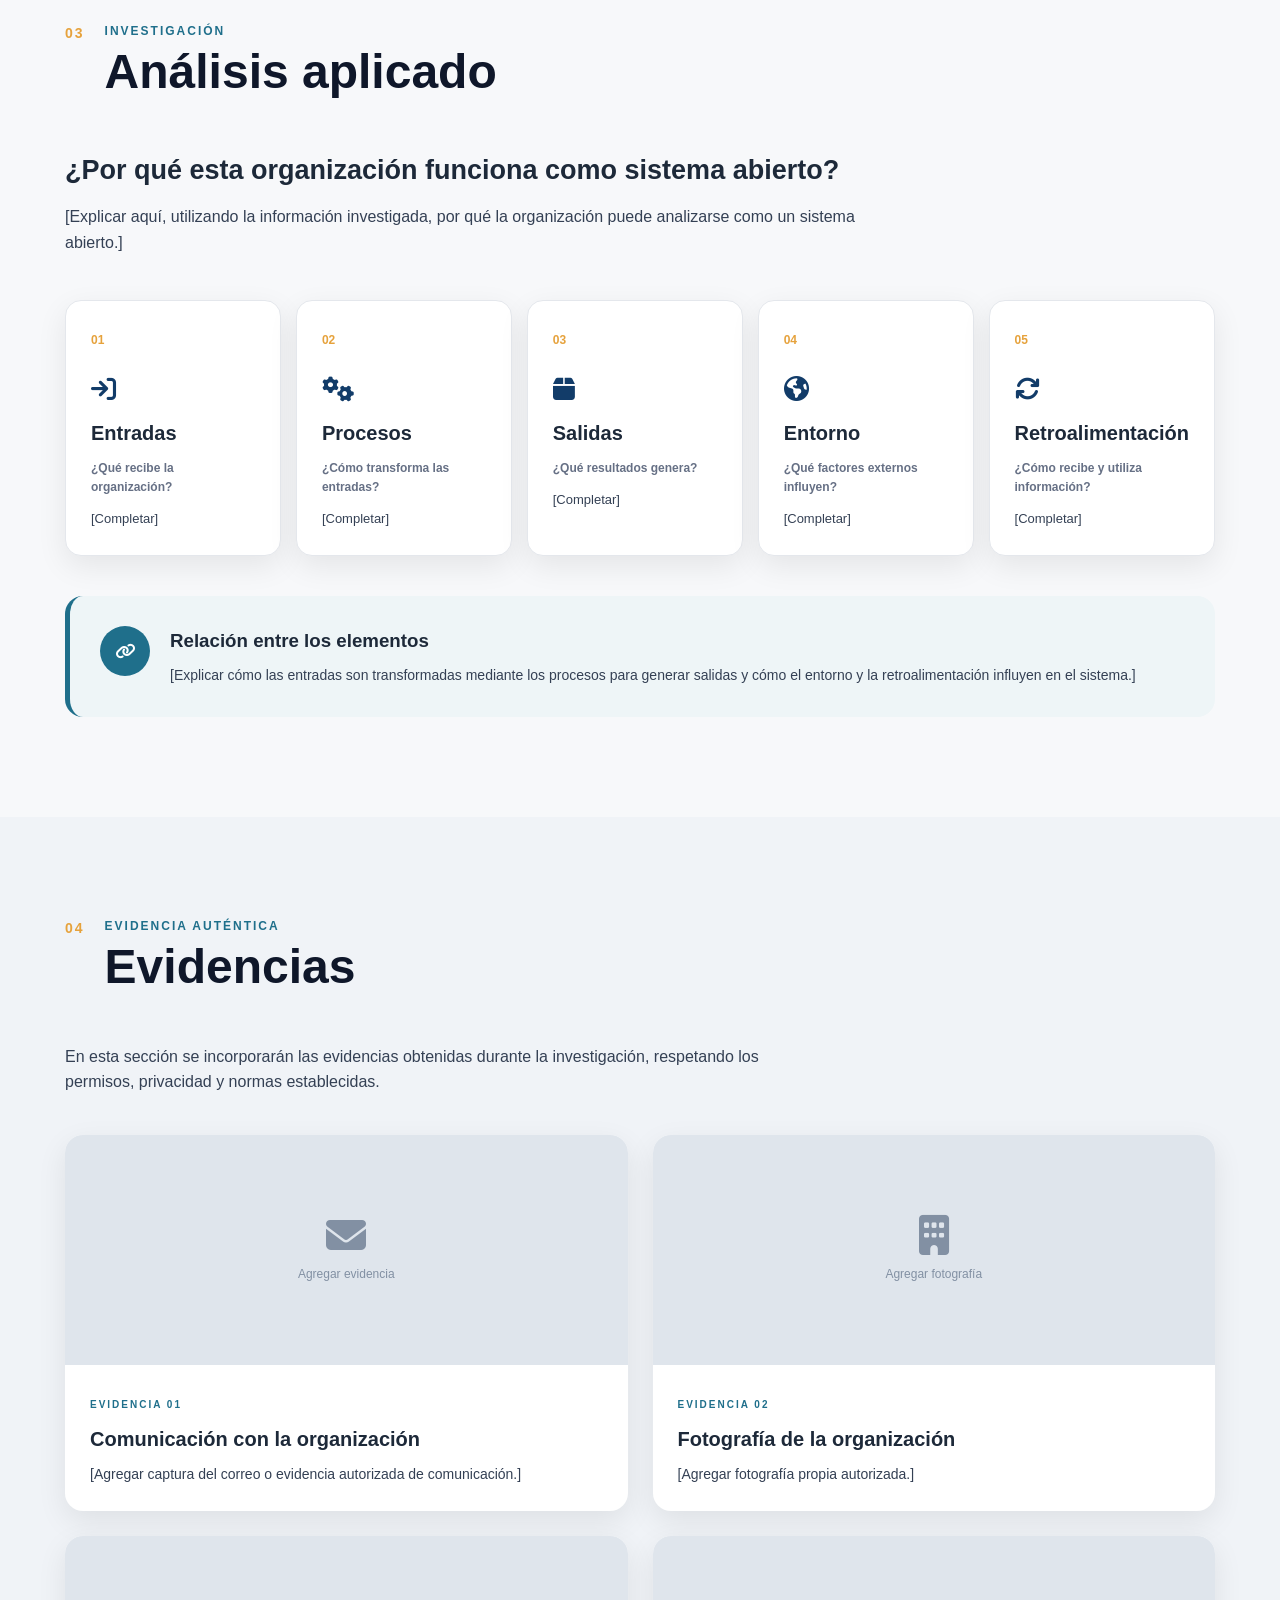
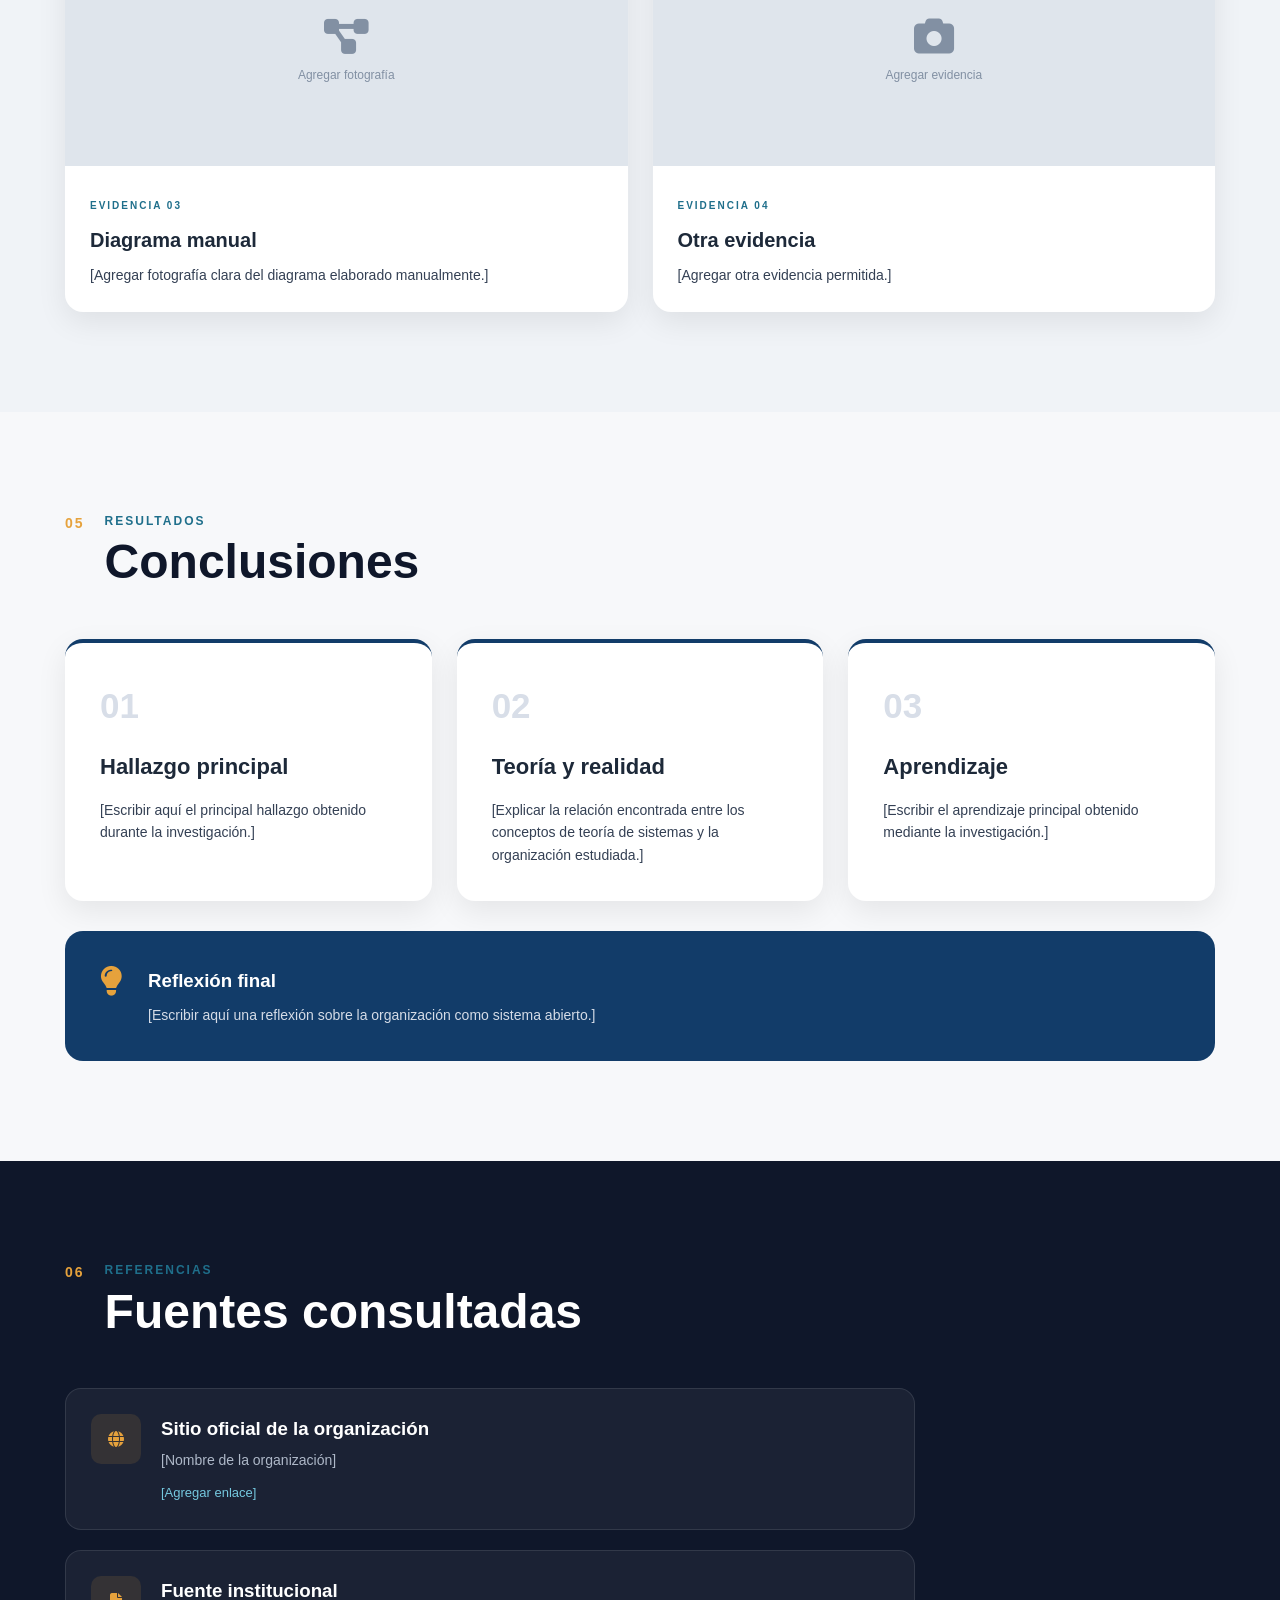
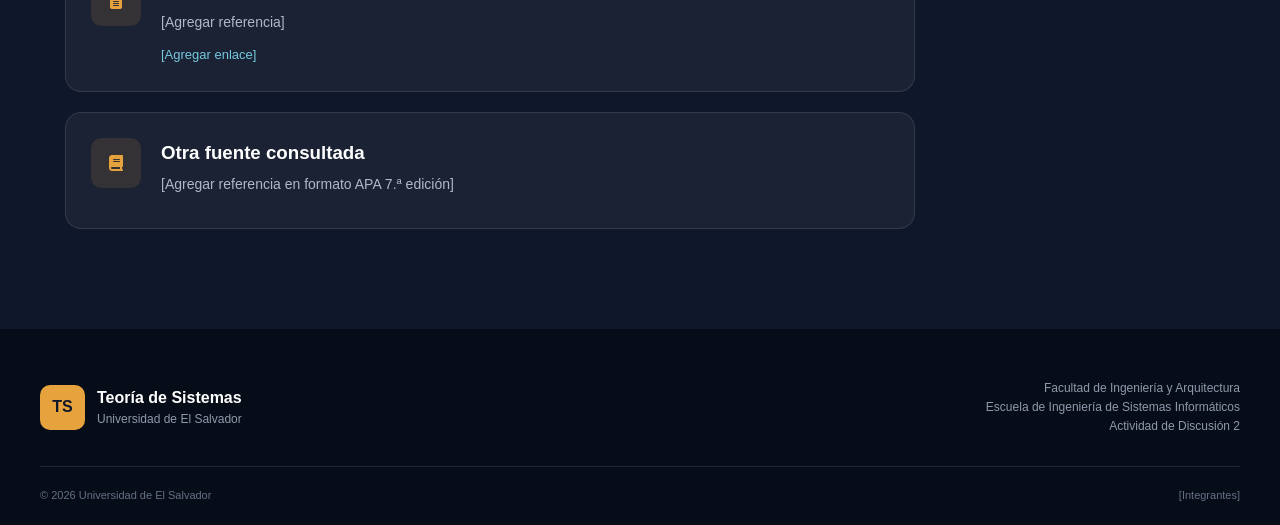
<file: teoria-sistemas/index.html>
<!DOCTYPE html>
<html lang="es">
<head>
    <meta charset="UTF-8">
    <meta name="viewport" content="width=device-width, initial-scale=1.0">

    <title>La organización como sistema abierto</title>

    <link rel="stylesheet" href="css/estilos.css">

    <!-- Iconos -->
    <link rel="stylesheet"
          href="https://cdnjs.cloudflare.com/ajax/libs/font-awesome/6.5.2/css/all.min.css">
</head>

<body>

    <!-- =====================================================
         BARRA DE NAVEGACIÓN
    ====================================================== -->

    <header class="header">

        <nav class="navbar">

            <div class="logo">
                <span>TS</span>
                <div>
                    <strong>Teoría de Sistemas</strong>
                    <small>Universidad de El Salvador</small>
                </div>
            </div>

            <button class="menu-btn" id="menu-btn">
                <i class="fa-solid fa-bars"></i>
            </button>

            <ul class="nav-menu" id="nav-menu">

                <li>
                    <a href="#inicio">Inicio</a>
                </li>

                <li>
                    <a href="#organizacion">Organización</a>
                </li>

                <li>
                    <a href="#sistema">Sistema abierto</a>
                </li>

                <li>
                    <a href="#analisis">Análisis</a>
                </li>

                <li>
                    <a href="#evidencias">Evidencias</a>
                </li>

                <li>
                    <a href="#conclusiones">Conclusiones</a>
                </li>

                <li>
                    <a href="#fuentes">Fuentes</a>
                </li>

            </ul>

        </nav>

    </header>


    <!-- =====================================================
         PORTADA
    ====================================================== -->

    <main>

        <section class="hero" id="inicio">

            <div class="hero-overlay"></div>

            <div class="hero-content">

                <div class="badge">
                    ACTIVIDAD DE DISCUSIÓN 2
                </div>

                <h1>
                    La organización como
                    <span>sistema abierto</span>
                </h1>

                <p class="hero-subtitle">
                    Análisis de una organización real de El Salvador
                </p>

                <div class="hero-info">

                    <div>
                        <i class="fa-solid fa-building-columns"></i>
                        <span>Universidad de El Salvador</span>
                    </div>

                    <div>
                        <i class="fa-solid fa-graduation-cap"></i>
                        <span>Teoría de Sistemas</span>
                    </div>

                    <div>
                        <i class="fa-solid fa-users"></i>
                        <span>Integrantes: Ángel Hércules, Tania Vega, Javier Vásquez</span>
                    </div>

                </div>

                <a href="#organizacion" class="btn-primary">
                    Explorar análisis
                    <i class="fa-solid fa-arrow-down"></i>
                </a>

            </div>

        </section>


        <!-- =====================================================
             ORGANIZACIÓN
        ====================================================== -->

        <section class="section" id="organizacion">

            <div class="section-header">

                <span class="section-number">01</span>

                <div>
                    <p class="section-label">LA ORGANIZACIÓN</p>

                    <h2>
                        Conociendo la organización
                    </h2>
                </div>

            </div>


            <div class="organization-grid">

                <div class="organization-image">

                    <div class="image-placeholder">

                        <i class="fa-solid fa-image"></i>

                        <p>
                            Agregar fotografía de la organización
                        </p>

                        <small>
                            Reemplazar este espacio con una fotografía autorizada.
                        </small>

                    </div>

                    <!--
                    Cuando tengas la fotografía puedes reemplazar
                    el bloque anterior por:

                    <img src="img/organizacion.jpg"
                         alt="Fotografía de la organización">
                    -->

                </div>


                <div class="organization-description">

                    <span class="tag">
                        ORGANIZACIÓN ANALIZADA
                    </span>

                    <h3>
                        [Nombre de la organización]
                    </h3>

                    <p>
                        [Agregar aquí una descripción general de la organización.]
                    </p>

                    <div class="info-list">

                        <div class="info-item">
                            <i class="fa-solid fa-industry"></i>

                            <div>
                                <strong>Actividad principal</strong>
                                <p>[Completar]</p>
                            </div>
                        </div>


                        <div class="info-item">
                            <i class="fa-solid fa-box-open"></i>

                            <div>
                                <strong>Productos / servicios</strong>
                                <p>[Completar]</p>
                            </div>
                        </div>


                        <div class="info-item">
                            <i class="fa-solid fa-user-group"></i>

                            <div>
                                <strong>Usuarios / clientes</strong>
                                <p>[Completar]</p>
                            </div>
                        </div>


                        <div class="info-item">
                            <i class="fa-solid fa-location-dot"></i>

                            <div>
                                <strong>Ubicación</strong>
                                <p>[Completar]</p>
                            </div>
                        </div>

                    </div>

                </div>

            </div>

        </section>


        <!-- =====================================================
             SISTEMA ABIERTO
        ====================================================== -->

        <section class="section section-dark" id="sistema">

            <div class="section-header light">

                <span class="section-number">02</span>

                <div>
                    <p class="section-label">
                        ENFOQUE DE SISTEMAS
                    </p>

                    <h2>
                        La organización como sistema abierto
                    </h2>
                </div>

            </div>


            <div class="system-intro">

                <p>
                    Una organización puede analizarse como un sistema abierto
                    cuando recibe elementos del entorno, los transforma mediante
                    diferentes procesos y genera resultados que vuelven a
                    relacionarse con su entorno.
                </p>

            </div>


            <!-- FLUJO PRINCIPAL -->

            <div class="system-flow">

                <div class="flow-card">

                    <div class="flow-icon">
                        <i class="fa-solid fa-arrow-right-to-bracket"></i>
                    </div>

                    <span>01</span>

                    <h3>Entradas</h3>

                    <p>
                        Recursos, personas, materiales, dinero, información,
                        solicitudes, documentos, tecnología u otros elementos.
                    </p>

                    <div class="complete">
                        [Completar con información real]
                    </div>

                </div>


                <div class="flow-arrow">
                    <i class="fa-solid fa-arrow-right"></i>
                </div>


                <div class="flow-card">

                    <div class="flow-icon">
                        <i class="fa-solid fa-gears"></i>
                    </div>

                    <span>02</span>

                    <h3>Procesos</h3>

                    <p>
                        Actividades de transformación, atención, producción,
                        administración, toma de decisiones o prestación de servicios.
                    </p>

                    <div class="complete">
                        [Completar con información real]
                    </div>

                </div>


                <div class="flow-arrow">
                    <i class="fa-solid fa-arrow-right"></i>
                </div>


                <div class="flow-card">

                    <div class="flow-icon">
                        <i class="fa-solid fa-arrow-right-from-bracket"></i>
                    </div>

                    <span>03</span>

                    <h3>Salidas</h3>

                    <p>
                        Productos, servicios, documentos, información,
                        resultados, entregas o soluciones.
                    </p>

                    <div class="complete">
                        [Completar con información real]
                    </div>

                </div>

            </div>


            <!-- ENTORNO Y RETROALIMENTACIÓN -->

            <div class="system-secondary">

                <div class="secondary-card">

                    <div class="secondary-icon">
                        <i class="fa-solid fa-earth-americas"></i>
                    </div>

                    <div>

                        <h3>Entorno</h3>

                        <p>
                            Clientes, usuarios, proveedores, competencia,
                            Estado, comunidad, tecnología, legislación,
                            condiciones económicas y otros factores externos.
                        </p>

                        <strong>
                            [Completar con los elementos del entorno]
                        </strong>

                    </div>

                </div>


                <div class="secondary-card">

                    <div class="secondary-icon">
                        <i class="fa-solid fa-arrows-rotate"></i>
                    </div>

                    <div>

                        <h3>Retroalimentación</h3>

                        <p>
                            Información o resultados que regresan al sistema
                            y permiten corregir, mejorar o ajustar sus procesos.
                        </p>

                        <strong>
                            [Completar con la retroalimentación identificada]
                        </strong>

                    </div>

                </div>

            </div>


            <!-- DIAGRAMA VISUAL -->

            <div class="system-diagram">

                <h3>
                    Representación del sistema
                </h3>

                <div class="diagram">

                    <div class="diagram-environment">

                        <span>ENTORNO</span>

                        <div class="diagram-system">

                            <div class="diagram-box">
                                ENTRADAS
                            </div>

                            <div class="diagram-arrow">
                                →
                            </div>

                            <div class="diagram-box">
                                PROCESOS
                            </div>

                            <div class="diagram-arrow">
                                →
                            </div>

                            <div class="diagram-box">
                                SALIDAS
                            </div>

                            <div class="feedback">
                                ↻ RETROALIMENTACIÓN
                            </div>

                        </div>

                    </div>

                </div>

                <p class="diagram-note">
                    Esta representación es únicamente un recurso visual
                    del sitio. El diagrama solicitado oficialmente por la
                    actividad debe elaborarse manualmente.
                </p>

            </div>

        </section>


        <!-- =====================================================
             ANÁLISIS APLICADO
        ====================================================== -->

        <section class="section" id="analisis">

            <div class="section-header">

                <span class="section-number">03</span>

                <div>
                    <p class="section-label">
                        INVESTIGACIÓN
                    </p>

                    <h2>
                        Análisis aplicado
                    </h2>
                </div>

            </div>


            <div class="analysis-intro">

                <h3>
                    ¿Por qué esta organización funciona como sistema abierto?
                </h3>

                <p>
                    [Explicar aquí, utilizando la información investigada,
                    por qué la organización puede analizarse como un sistema
                    abierto.]
                </p>

            </div>


            <div class="analysis-grid">

                <article class="analysis-card">

                    <span>01</span>

                    <i class="fa-solid fa-arrow-right-to-bracket"></i>

                    <h3>Entradas</h3>

                    <h4>¿Qué recibe la organización?</h4>

                    <p>[Completar]</p>

                </article>


                <article class="analysis-card">

                    <span>02</span>

                    <i class="fa-solid fa-gears"></i>

                    <h3>Procesos</h3>

                    <h4>¿Cómo transforma las entradas?</h4>

                    <p>[Completar]</p>

                </article>


                <article class="analysis-card">

                    <span>03</span>

                    <i class="fa-solid fa-box"></i>

                    <h3>Salidas</h3>

                    <h4>¿Qué resultados genera?</h4>

                    <p>[Completar]</p>

                </article>


                <article class="analysis-card">

                    <span>04</span>

                    <i class="fa-solid fa-earth-americas"></i>

                    <h3>Entorno</h3>

                    <h4>¿Qué factores externos influyen?</h4>

                    <p>[Completar]</p>

                </article>


                <article class="analysis-card">

                    <span>05</span>

                    <i class="fa-solid fa-arrows-rotate"></i>

                    <h3>Retroalimentación</h3>

                    <h4>¿Cómo recibe y utiliza información?</h4>

                    <p>[Completar]</p>

                </article>

            </div>


            <div class="relationship">

                <div class="relationship-icon">
                    <i class="fa-solid fa-link"></i>
                </div>

                <div>

                    <h3>
                        Relación entre los elementos
                    </h3>

                    <p>
                        [Explicar cómo las entradas son transformadas
                        mediante los procesos para generar salidas y cómo
                        el entorno y la retroalimentación influyen en el sistema.]
                    </p>

                </div>

            </div>

        </section>


        <!-- =====================================================
             EVIDENCIAS
        ====================================================== -->

        <section class="section section-light" id="evidencias">

            <div class="section-header">

                <span class="section-number">04</span>

                <div>
                    <p class="section-label">
                        EVIDENCIA AUTÉNTICA
                    </p>

                    <h2>
                        Evidencias
                    </h2>
                </div>

            </div>


            <p class="section-description">
                En esta sección se incorporarán las evidencias obtenidas
                durante la investigación, respetando los permisos,
                privacidad y normas establecidas.
            </p>


            <div class="evidence-grid">

                <!-- EVIDENCIA 1 -->

                <article class="evidence-card">

                    <div class="evidence-image">

                        <i class="fa-solid fa-envelope"></i>

                        <span>
                            Agregar evidencia
                        </span>

                    </div>

                    <div class="evidence-content">

                        <span class="evidence-number">
                            EVIDENCIA 01
                        </span>

                        <h3>
                            Comunicación con la organización
                        </h3>

                        <p>
                            [Agregar captura del correo o evidencia
                            autorizada de comunicación.]
                        </p>

                    </div>

                </article>


                <!-- EVIDENCIA 2 -->

                <article class="evidence-card">

                    <div class="evidence-image">

                        <i class="fa-solid fa-building"></i>

                        <span>
                            Agregar fotografía
                        </span>

                    </div>

                    <div class="evidence-content">

                        <span class="evidence-number">
                            EVIDENCIA 02
                        </span>

                        <h3>
                            Fotografía de la organización
                        </h3>

                        <p>
                            [Agregar fotografía propia autorizada.]
                        </p>

                    </div>

                </article>


                <!-- EVIDENCIA 3 -->

                <article class="evidence-card">

                    <div class="evidence-image">

                        <i class="fa-solid fa-diagram-project"></i>

                        <span>
                            Agregar fotografía
                        </span>

                    </div>

                    <div class="evidence-content">

                        <span class="evidence-number">
                            EVIDENCIA 03
                        </span>

                        <h3>
                            Diagrama manual
                        </h3>

                        <p>
                            [Agregar fotografía clara del diagrama
                            elaborado manualmente.]
                        </p>

                    </div>

                </article>


                <!-- EVIDENCIA 4 -->

                <article class="evidence-card">

                    <div class="evidence-image">

                        <i class="fa-solid fa-camera"></i>

                        <span>
                            Agregar evidencia
                        </span>

                    </div>

                    <div class="evidence-content">

                        <span class="evidence-number">
                            EVIDENCIA 04
                        </span>

                        <h3>
                            Otra evidencia
                        </h3>

                        <p>
                            [Agregar otra evidencia permitida.]
                        </p>

                    </div>

                </article>

            </div>

        </section>


        <!-- =====================================================
             CONCLUSIONES
        ====================================================== -->

        <section class="section" id="conclusiones">

            <div class="section-header">

                <span class="section-number">05</span>

                <div>
                    <p class="section-label">
                        RESULTADOS
                    </p>

                    <h2>
                        Conclusiones
                    </h2>
                </div>

            </div>


            <div class="conclusions-grid">

                <article class="conclusion-card">

                    <span>01</span>

                    <h3>
                        Hallazgo principal
                    </h3>

                    <p>
                        [Escribir aquí el principal hallazgo obtenido
                        durante la investigación.]
                    </p>

                </article>


                <article class="conclusion-card">

                    <span>02</span>

                    <h3>
                        Teoría y realidad
                    </h3>

                    <p>
                        [Explicar la relación encontrada entre los conceptos
                        de teoría de sistemas y la organización estudiada.]
                    </p>

                </article>


                <article class="conclusion-card">

                    <span>03</span>

                    <h3>
                        Aprendizaje
                    </h3>

                    <p>
                        [Escribir el aprendizaje principal obtenido
                        mediante la investigación.]
                    </p>

                </article>

            </div>


            <div class="final-reflection">

                <i class="fa-solid fa-lightbulb"></i>

                <div>

                    <h3>
                        Reflexión final
                    </h3>

                    <p>
                        [Escribir aquí una reflexión sobre la organización
                        como sistema abierto.]
                    </p>

                </div>

            </div>

        </section>


        <!-- =====================================================
             FUENTES
        ====================================================== -->

        <section class="section section-dark" id="fuentes">

            <div class="section-header light">

                <span class="section-number">06</span>

                <div>
                    <p class="section-label">
                        REFERENCIAS
                    </p>

                    <h2>
                        Fuentes consultadas
                    </h2>
                </div>

            </div>


            <div class="sources">

                <div class="source-item">

                    <div class="source-icon">
                        <i class="fa-solid fa-globe"></i>
                    </div>

                    <div>

                        <h3>
                            Sitio oficial de la organización
                        </h3>

                        <p>
                            [Nombre de la organización]
                        </p>

                        <a href="#" target="_blank">
                            [Agregar enlace]
                        </a>

                    </div>

                </div>


                <div class="source-item">

                    <div class="source-icon">
                        <i class="fa-solid fa-file-lines"></i>
                    </div>

                    <div>

                        <h3>
                            Fuente institucional
                        </h3>

                        <p>
                            [Agregar referencia]
                        </p>

                        <a href="#" target="_blank">
                            [Agregar enlace]
                        </a>

                    </div>

                </div>


                <div class="source-item">

                    <div class="source-icon">
                        <i class="fa-solid fa-book"></i>
                    </div>

                    <div>

                        <h3>
                            Otra fuente consultada
                        </h3>

                        <p>
                            [Agregar referencia en formato APA 7.ª edición]
                        </p>

                    </div>

                </div>

            </div>

        </section>

    </main>


    <!-- =====================================================
         FOOTER
    ====================================================== -->

    <footer class="footer">

        <div class="footer-content">

            <div class="footer-logo">
                <span>TS</span>

                <div>
                    <strong>Teoría de Sistemas</strong>

                    <p>
                        Universidad de El Salvador
                    </p>
                </div>
            </div>


            <div class="footer-info">

                <p>
                    Facultad de Ingeniería y Arquitectura
                </p>

                <p>
                    Escuela de Ingeniería de Sistemas Informáticos
                </p>

                <p>
                    Actividad de Discusión 2
                </p>

            </div>

        </div>


        <div class="footer-bottom">

            <p>
                © <span id="year"></span>
                Universidad de El Salvador
            </p>

            <p>
                [Integrantes]
            </p>

        </div>

    </footer>


    <!-- BOTÓN VOLVER ARRIBA -->

    <button id="top-btn" class="top-btn">

        <i class="fa-solid fa-arrow-up"></i>

    </button>


    <script src="js/script.js"></script>

</body>
</html>
</file>
<file: css/estilos.css>
/* =========================================================
   CONFIGURACIÓN GENERAL
========================================================= */

* {
    margin: 0;
    padding: 0;
    box-sizing: border-box;
}

html {
    scroll-behavior: smooth;
}

body {
    font-family: Arial, Helvetica, sans-serif;
    background: #f7f8fa;
    color: #1d2939;
    line-height: 1.6;
}

a {
    text-decoration: none;
    color: inherit;
}

img {
    width: 100%;
    display: block;
}


/* =========================================================
   VARIABLES
========================================================= */

:root {

    --primary: #123c69;
    --primary-dark: #0a2847;

    --secondary: #1f6f8b;

    --accent: #e6a23c;

    --dark: #0f172a;

    --text: #344054;

    --light: #f7f8fa;

    --white: #ffffff;

    --border: #e4e7ec;

    --shadow: 0 10px 30px rgba(0, 0, 0, 0.08);

}


/* =========================================================
   NAVEGACIÓN
========================================================= */

.header {

    position: fixed;

    top: 0;
    left: 0;

    width: 100%;

    z-index: 1000;

    background: rgba(15, 23, 42, 0.96);

    backdrop-filter: blur(10px);

    border-bottom: 1px solid rgba(255,255,255,0.08);
}


.navbar {

    max-width: 1200px;

    margin: auto;

    padding: 15px 25px;

    display: flex;

    align-items: center;

    justify-content: space-between;
}


.logo {

    display: flex;

    align-items: center;

    gap: 12px;

    color: white;
}


.logo > span {

    width: 42px;
    height: 42px;

    display: flex;

    align-items: center;
    justify-content: center;

    border-radius: 10px;

    background: var(--accent);

    color: var(--dark);

    font-weight: bold;
}


.logo div {

    display: flex;

    flex-direction: column;
}


.logo strong {
    font-size: 15px;
}


.logo small {

    color: #b7c1d1;

    font-size: 11px;
}


.nav-menu {

    display: flex;

    gap: 25px;

    list-style: none;
}


.nav-menu a {

    color: #d8dee8;

    font-size: 13px;

    transition: 0.3s;
}


.nav-menu a:hover {

    color: var(--accent);
}


.menu-btn {

    display: none;

    border: none;

    background: transparent;

    color: white;

    font-size: 22px;

    cursor: pointer;
}


/* =========================================================
   HERO
========================================================= */

.hero {

    min-height: 100vh;

    display: flex;

    align-items: center;

    justify-content: center;

    text-align: center;

    position: relative;

    background:
        linear-gradient(
            rgba(10, 40, 71, 0.9),
            rgba(15, 23, 42, 0.95)
        );

    color: white;

    padding: 120px 25px 80px;
}


.hero-content {

    max-width: 900px;

    position: relative;

    z-index: 2;
}


.badge {

    display: inline-block;

    padding: 7px 15px;

    border: 1px solid rgba(255,255,255,0.3);

    border-radius: 50px;

    font-size: 12px;

    letter-spacing: 1px;

    margin-bottom: 25px;
}


.hero h1 {

    font-size: clamp(42px, 7vw, 78px);

    line-height: 1.05;

    margin-bottom: 25px;

    font-weight: 800;
}


.hero h1 span {

    color: var(--accent);

    display: block;
}


.hero-subtitle {

    font-size: 20px;

    color: #d5dbe5;

    margin-bottom: 35px;
}


.hero-info {

    display: flex;

    justify-content: center;

    gap: 35px;

    flex-wrap: wrap;

    margin-bottom: 40px;
}


.hero-info div {

    display: flex;

    align-items: center;

    gap: 8px;

    color: #dbe2ec;

    font-size: 14px;
}


.hero-info i {

    color: var(--accent);
}


.btn-primary {

    display: inline-flex;

    align-items: center;

    gap: 10px;

    padding: 14px 24px;

    background: var(--accent);

    color: var(--dark);

    border-radius: 8px;

    font-weight: bold;

    transition: 0.3s;
}


.btn-primary:hover {

    transform: translateY(-3px);

    box-shadow: 0 10px 25px rgba(230,162,60,0.25);
}


/* =========================================================
   SECCIONES
========================================================= */

.section {

    max-width: 1200px;

    margin: auto;

    padding: 100px 25px;
}


.section-light {

    max-width: none;

    padding-left: max(25px, calc((100% - 1150px) / 2));

    padding-right: max(25px, calc((100% - 1150px) / 2));

    background: #f0f3f7;
}


.section-dark {

    max-width: none;

    padding-left: max(25px, calc((100% - 1150px) / 2));

    padding-right: max(25px, calc((100% - 1150px) / 2));

    background: var(--dark);

    color: white;
}


.section-header {

    display: flex;

    align-items: flex-start;

    gap: 20px;

    margin-bottom: 50px;
}


.section-number {

    font-size: 14px;

    font-weight: bold;

    color: var(--accent);

    letter-spacing: 2px;
}


.section-label {

    color: var(--secondary);

    font-size: 12px;

    font-weight: bold;

    letter-spacing: 2px;

    margin-bottom: 5px;
}


.section-header h2 {

    font-size: clamp(30px, 5vw, 48px);

    line-height: 1.1;

    color: var(--dark);
}


.section-header.light h2 {

    color: white;
}


.section-description {

    max-width: 750px;

    margin-bottom: 40px;

    color: var(--text);
}


/* =========================================================
   ORGANIZACIÓN
========================================================= */

.organization-grid {

    display: grid;

    grid-template-columns: 1fr 1fr;

    gap: 60px;

    align-items: center;
}


.organization-image {

    min-height: 430px;
}


.image-placeholder {

    height: 100%;

    min-height: 430px;

    border: 2px dashed #cbd5e1;

    border-radius: 20px;

    background: #eef1f5;

    display: flex;

    flex-direction: column;

    align-items: center;

    justify-content: center;

    text-align: center;

    padding: 30px;

    color: #64748b;
}


.image-placeholder i {

    font-size: 55px;

    margin-bottom: 20px;

    color: #94a3b8;
}


.image-placeholder p {

    font-weight: bold;

    margin-bottom: 8px;
}


.image-placeholder small {

    max-width: 300px;
}


.tag {

    display: inline-block;

    color: var(--secondary);

    font-size: 11px;

    font-weight: bold;

    letter-spacing: 2px;

    margin-bottom: 15px;
}


.organization-description h3 {

    font-size: 40px;

    color: var(--dark);

    margin-bottom: 20px;
}


.organization-description > p {

    color: var(--text);

    margin-bottom: 30px;
}


.info-list {

    display: grid;

    gap: 18px;
}


.info-item {

    display: flex;

    align-items: flex-start;

    gap: 15px;
}


.info-item > i {

    width: 42px;

    height: 42px;

    flex-shrink: 0;

    display: flex;

    align-items: center;

    justify-content: center;

    border-radius: 10px;

    background: #e8eef5;

    color: var(--primary);
}


.info-item strong {

    display: block;

    margin-bottom: 2px;
}


.info-item p {

    color: #667085;

    font-size: 14px;
}


/* =========================================================
   SISTEMA ABIERTO
========================================================= */

.system-intro {

    max-width: 800px;

    margin-bottom: 55px;

    color: #b7c1d1;

    font-size: 17px;
}


.system-flow {

    display: grid;

    grid-template-columns: 1fr auto 1fr auto 1fr;

    align-items: center;

    gap: 15px;
}


.flow-card {

    padding: 30px;

    border: 1px solid rgba(255,255,255,0.1);

    border-radius: 18px;

    background: rgba(255,255,255,0.04);

    transition: 0.3s;
}


.flow-card:hover {

    transform: translateY(-5px);

    border-color: rgba(230,162,60,0.5);
}


.flow-icon {

    width: 55px;
    height: 55px;

    display: flex;

    align-items: center;
    justify-content: center;

    background: rgba(230,162,60,0.12);

    color: var(--accent);

    border-radius: 12px;

    font-size: 22px;

    margin-bottom: 20px;
}


.flow-card > span {

    color: var(--accent);

    font-size: 11px;

    font-weight: bold;

    letter-spacing: 2px;
}


.flow-card h3 {

    font-size: 25px;

    margin: 5px 0 12px;
}


.flow-card p {

    color: #aeb8c8;

    font-size: 14px;

    margin-bottom: 20px;
}


.complete {

    color: #f1c87a;

    font-size: 12px;

    border-top: 1px solid rgba(255,255,255,0.1);

    padding-top: 15px;
}


.flow-arrow {

    color: var(--accent);

    font-size: 25px;
}


.system-secondary {

    display: grid;

    grid-template-columns: 1fr 1fr;

    gap: 25px;

    margin-top: 30px;
}


.secondary-card {

    display: flex;

    gap: 20px;

    padding: 30px;

    border-radius: 18px;

    background: rgba(255,255,255,0.04);

    border: 1px solid rgba(255,255,255,0.1);
}


.secondary-icon {

    width: 50px;
    height: 50px;

    flex-shrink: 0;

    display: flex;

    align-items: center;
    justify-content: center;

    border-radius: 12px;

    background: rgba(31,111,139,0.2);

    color: #62b6d0;
}


.secondary-card h3 {

    margin-bottom: 10px;
}


.secondary-card p {

    color: #aeb8c8;

    font-size: 14px;

    margin-bottom: 12px;
}


.secondary-card strong {

    color: #f1c87a;

    font-size: 12px;
}


.system-diagram {

    margin-top: 70px;

    text-align: center;
}


.system-diagram h3 {

    margin-bottom: 30px;

    font-size: 24px;
}


.diagram {

    max-width: 900px;

    margin: auto;

    padding: 25px;

    border: 2px dashed rgba(255,255,255,0.2);

    border-radius: 20px;
}


.diagram-environment {

    border: 2px solid rgba(230,162,60,0.5);

    border-radius: 15px;

    padding: 20px;
}


.diagram-environment > span {

    font-size: 11px;

    letter-spacing: 2px;

    color: var(--accent);

    font-weight: bold;
}


.diagram-system {

    margin-top: 20px;

    display: flex;

    align-items: center;

    justify-content: center;

    gap: 15px;

    flex-wrap: wrap;
}


.diagram-box {

    padding: 18px 25px;

    background: rgba(255,255,255,0.08);

    border-radius: 10px;

    font-weight: bold;

    font-size: 13px;
}


.diagram-arrow {

    color: var(--accent);

    font-size: 25px;
}


.feedback {

    width: 100%;

    margin-top: 15px;

    color: #8fd3e5;

    font-size: 13px;
}


.diagram-note {

    max-width: 700px;

    margin: 20px auto 0;

    color: #8e99aa;

    font-size: 12px;
}


/* =========================================================
   ANÁLISIS
========================================================= */

.analysis-intro {

    max-width: 850px;

    margin-bottom: 45px;
}


.analysis-intro h3 {

    font-size: 27px;

    margin-bottom: 12px;
}


.analysis-intro p {

    color: var(--text);
}


.analysis-grid {

    display: grid;

    grid-template-columns: repeat(5, 1fr);

    gap: 15px;
}


.analysis-card {

    padding: 25px;

    border: 1px solid var(--border);

    border-radius: 16px;

    background: white;

    box-shadow: var(--shadow);

    transition: 0.3s;
}


.analysis-card:hover {

    transform: translateY(-5px);
}


.analysis-card > span {

    color: var(--accent);

    font-weight: bold;

    font-size: 12px;
}


.analysis-card > i {

    display: block;

    color: var(--primary);

    font-size: 25px;

    margin: 25px 0 15px;
}


.analysis-card h3 {

    font-size: 20px;

    margin-bottom: 10px;
}


.analysis-card h4 {

    font-size: 12px;

    color: #667085;

    margin-bottom: 12px;
}


.analysis-card p {

    color: var(--text);

    font-size: 13px;
}


.relationship {

    margin-top: 40px;

    padding: 30px;

    display: flex;

    gap: 20px;

    background: #eef5f7;

    border-radius: 18px;

    border-left: 5px solid var(--secondary);
}


.relationship-icon {

    width: 50px;
    height: 50px;

    flex-shrink: 0;

    display: flex;

    align-items: center;
    justify-content: center;

    background: var(--secondary);

    color: white;

    border-radius: 50%;
}


.relationship h3 {

    margin-bottom: 8px;
}


.relationship p {

    color: var(--text);

    font-size: 14px;
}


/* =========================================================
   EVIDENCIAS
========================================================= */

.evidence-grid {

    display: grid;

    grid-template-columns: repeat(2, 1fr);

    gap: 25px;
}


.evidence-card {

    background: white;

    border-radius: 18px;

    overflow: hidden;

    box-shadow: var(--shadow);
}


.evidence-image {

    height: 230px;

    background: #dfe5ec;

    display: flex;

    flex-direction: column;

    align-items: center;

    justify-content: center;

    color: #8290a3;
}


.evidence-image i {

    font-size: 40px;

    margin-bottom: 10px;
}


.evidence-image span {

    font-size: 12px;
}


.evidence-content {

    padding: 25px;
}


.evidence-number {

    color: var(--secondary);

    font-size: 10px;

    font-weight: bold;

    letter-spacing: 2px;
}


.evidence-content h3 {

    margin: 8px 0;

    font-size: 20px;
}


.evidence-content p {

    color: var(--text);

    font-size: 14px;
}


/* =========================================================
   CONCLUSIONES
========================================================= */

.conclusions-grid {

    display: grid;

    grid-template-columns: repeat(3, 1fr);

    gap: 25px;
}


.conclusion-card {

    padding: 35px;

    background: white;

    border-radius: 18px;

    box-shadow: var(--shadow);

    border-top: 4px solid var(--primary);
}


.conclusion-card > span {

    font-size: 35px;

    font-weight: bold;

    color: #d8dee8;
}


.conclusion-card h3 {

    margin: 15px 0;

    font-size: 22px;
}


.conclusion-card p {

    color: var(--text);

    font-size: 14px;
}


.final-reflection {

    margin-top: 30px;

    padding: 35px;

    display: flex;

    gap: 25px;

    background: var(--primary);

    color: white;

    border-radius: 18px;
}


.final-reflection > i {

    font-size: 30px;

    color: var(--accent);
}


.final-reflection h3 {

    margin-bottom: 8px;
}


.final-reflection p {

    color: #d5dce7;

    font-size: 14px;
}


/* =========================================================
   FUENTES
========================================================= */

.sources {

    max-width: 850px;

    display: grid;

    gap: 20px;
}


.source-item {

    display: flex;

    gap: 20px;

    padding: 25px;

    border-radius: 16px;

    background: rgba(255,255,255,0.05);

    border: 1px solid rgba(255,255,255,0.1);
}


.source-icon {

    width: 50px;
    height: 50px;

    flex-shrink: 0;

    display: flex;

    align-items: center;
    justify-content: center;

    background: rgba(230,162,60,0.12);

    color: var(--accent);

    border-radius: 10px;
}


.source-item h3 {

    margin-bottom: 5px;
}


.source-item p {

    color: #aeb8c8;

    font-size: 14px;

    margin-bottom: 7px;
}


.source-item a {

    color: #75c8df;

    font-size: 13px;

    word-break: break-all;
}


/* =========================================================
   FOOTER
========================================================= */

.footer {

    background: #070d18;

    color: white;

    padding: 50px 25px 20px;
}


.footer-content {

    max-width: 1200px;

    margin: auto;

    display: flex;

    justify-content: space-between;

    gap: 40px;

    padding-bottom: 30px;

    border-bottom: 1px solid rgba(255,255,255,0.1);
}


.footer-logo {

    display: flex;

    gap: 12px;

    align-items: center;
}


.footer-logo > span {

    width: 45px;
    height: 45px;

    display: flex;

    align-items: center;
    justify-content: center;

    border-radius: 10px;

    background: var(--accent);

    color: var(--dark);

    font-weight: bold;
}


.footer-logo p {

    color: #8e99aa;

    font-size: 12px;
}


.footer-info {

    text-align: right;

    color: #8e99aa;

    font-size: 12px;
}


.footer-bottom {

    max-width: 1200px;

    margin: 20px auto 0;

    display: flex;

    justify-content: space-between;

    color: #667085;

    font-size: 11px;
}


/* =========================================================
   BOTÓN VOLVER ARRIBA
========================================================= */

.top-btn {

    position: fixed;

    right: 25px;

    bottom: 25px;

    width: 45px;
    height: 45px;

    border: none;

    border-radius: 50%;

    background: var(--accent);

    color: var(--dark);

    cursor: pointer;

    opacity: 0;

    pointer-events: none;

    transition: 0.3s;

    z-index: 900;
}


.top-btn.show {

    opacity: 1;

    pointer-events: auto;
}


/* =========================================================
   RESPONSIVE
========================================================= */

@media (max-width: 1000px) {

    .nav-menu {

        gap: 12px;
    }


    .analysis-grid {

        grid-template-columns: repeat(2, 1fr);
    }


    .system-flow {

        grid-template-columns: 1fr;
    }


    .flow-arrow {

        transform: rotate(90deg);

        text-align: center;
    }

}


@media (max-width: 768px) {

    .menu-btn {

        display: block;
    }


    .nav-menu {

        position: absolute;

        top: 72px;

        left: 0;

        width: 100%;

        padding: 20px;

        background: var(--dark);

        display: none;

        flex-direction: column;

        gap: 18px;

        text-align: center;
    }


    .nav-menu.active {

        display: flex;
    }


    .organization-grid {

        grid-template-columns: 1fr;
    }


    .organization-image {

        min-height: 300px;
    }


    .image-placeholder {

        min-height: 300px;
    }


    .system-secondary {

        grid-template-columns: 1fr;
    }


    .analysis-grid {

        grid-template-columns: 1fr;
    }


    .evidence-grid {

        grid-template-columns: 1fr;
    }


    .conclusions-grid {

        grid-template-columns: 1fr;
    }


    .footer-content {

        flex-direction: column;
    }


    .footer-info {

        text-align: left;
    }


    .footer-bottom {

        flex-direction: column;

        gap: 8px;
    }

}


@media (max-width: 500px) {

    .hero h1 {

        font-size: 42px;
    }


    .hero-info {

        flex-direction: column;

        align-items: center;

        gap: 12px;
    }


    .section {

        padding: 70px 20px;
    }


    .section-header {

        gap: 10px;
    }


    .organization-description h3 {

        font-size: 30px;
    }


    .secondary-card {

        flex-direction: column;
    }


    .final-reflection {

        flex-direction: column;
    }

}
</file>
<file: teoria-sistemas/css/estilos.css>
/* =========================================================
   CONFIGURACIÓN GENERAL
========================================================= */

* {
    margin: 0;
    padding: 0;
    box-sizing: border-box;
}

html {
    scroll-behavior: smooth;
}

body {
    font-family: Arial, Helvetica, sans-serif;
    background: #f7f8fa;
    color: #1d2939;
    line-height: 1.6;
}

a {
    text-decoration: none;
    color: inherit;
}

img {
    width: 100%;
    display: block;
}


/* =========================================================
   VARIABLES
========================================================= */

:root {

    --primary: #123c69;
    --primary-dark: #0a2847;

    --secondary: #1f6f8b;

    --accent: #e6a23c;

    --dark: #0f172a;

    --text: #344054;

    --light: #f7f8fa;

    --white: #ffffff;

    --border: #e4e7ec;

    --shadow: 0 10px 30px rgba(0, 0, 0, 0.08);

}


/* =========================================================
   NAVEGACIÓN
========================================================= */

.header {

    position: fixed;

    top: 0;
    left: 0;

    width: 100%;

    z-index: 1000;

    background: rgba(15, 23, 42, 0.96);

    backdrop-filter: blur(10px);

    border-bottom: 1px solid rgba(255,255,255,0.08);
}


.navbar {

    max-width: 1200px;

    margin: auto;

    padding: 15px 25px;

    display: flex;

    align-items: center;

    justify-content: space-between;
}


.logo {

    display: flex;

    align-items: center;

    gap: 12px;

    color: white;
}


.logo > span {

    width: 42px;
    height: 42px;

    display: flex;

    align-items: center;
    justify-content: center;

    border-radius: 10px;

    background: var(--accent);

    color: var(--dark);

    font-weight: bold;
}


.logo div {

    display: flex;

    flex-direction: column;
}


.logo strong {
    font-size: 15px;
}


.logo small {

    color: #b7c1d1;

    font-size: 11px;
}


.nav-menu {

    display: flex;

    gap: 25px;

    list-style: none;
}


.nav-menu a {

    color: #d8dee8;

    font-size: 13px;

    transition: 0.3s;
}


.nav-menu a:hover {

    color: var(--accent);
}


.menu-btn {

    display: none;

    border: none;

    background: transparent;

    color: white;

    font-size: 22px;

    cursor: pointer;
}


/* =========================================================
   HERO
========================================================= */

.hero {

    min-height: 100vh;

    display: flex;

    align-items: center;

    justify-content: center;

    text-align: center;

    position: relative;

    background:
        linear-gradient(
            rgba(10, 40, 71, 0.9),
            rgba(15, 23, 42, 0.95)
        );

    color: white;

    padding: 120px 25px 80px;
}


.hero-content {

    max-width: 900px;

    position: relative;

    z-index: 2;
}


.badge {

    display: inline-block;

    padding: 7px 15px;

    border: 1px solid rgba(255,255,255,0.3);

    border-radius: 50px;

    font-size: 12px;

    letter-spacing: 1px;

    margin-bottom: 25px;
}


.hero h1 {

    font-size: clamp(42px, 7vw, 78px);

    line-height: 1.05;

    margin-bottom: 25px;

    font-weight: 800;
}


.hero h1 span {

    color: var(--accent);

    display: block;
}


.hero-subtitle {

    font-size: 20px;

    color: #d5dbe5;

    margin-bottom: 35px;
}


.hero-info {

    display: flex;

    justify-content: center;

    gap: 35px;

    flex-wrap: wrap;

    margin-bottom: 40px;
}


.hero-info div {

    display: flex;

    align-items: center;

    gap: 8px;

    color: #dbe2ec;

    font-size: 14px;
}


.hero-info i {

    color: var(--accent);
}


.btn-primary {

    display: inline-flex;

    align-items: center;

    gap: 10px;

    padding: 14px 24px;

    background: var(--accent);

    color: var(--dark);

    border-radius: 8px;

    font-weight: bold;

    transition: 0.3s;
}


.btn-primary:hover {

    transform: translateY(-3px);

    box-shadow: 0 10px 25px rgba(230,162,60,0.25);
}


/* =========================================================
   SECCIONES
========================================================= */

.section {

    max-width: 1200px;

    margin: auto;

    padding: 100px 25px;
}


.section-light {

    max-width: none;

    padding-left: max(25px, calc((100% - 1150px) / 2));

    padding-right: max(25px, calc((100% - 1150px) / 2));

    background: #f0f3f7;
}


.section-dark {

    max-width: none;

    padding-left: max(25px, calc((100% - 1150px) / 2));

    padding-right: max(25px, calc((100% - 1150px) / 2));

    background: var(--dark);

    color: white;
}


.section-header {

    display: flex;

    align-items: flex-start;

    gap: 20px;

    margin-bottom: 50px;
}


.section-number {

    font-size: 14px;

    font-weight: bold;

    color: var(--accent);

    letter-spacing: 2px;
}


.section-label {

    color: var(--secondary);

    font-size: 12px;

    font-weight: bold;

    letter-spacing: 2px;

    margin-bottom: 5px;
}


.section-header h2 {

    font-size: clamp(30px, 5vw, 48px);

    line-height: 1.1;

    color: var(--dark);
}


.section-header.light h2 {

    color: white;
}


.section-description {

    max-width: 750px;

    margin-bottom: 40px;

    color: var(--text);
}


/* =========================================================
   ORGANIZACIÓN
========================================================= */

.organization-grid {

    display: grid;

    grid-template-columns: 1fr 1fr;

    gap: 60px;

    align-items: center;
}


.organization-image {

    min-height: 430px;
}


.image-placeholder {

    height: 100%;

    min-height: 430px;

    border: 2px dashed #cbd5e1;

    border-radius: 20px;

    background: #eef1f5;

    display: flex;

    flex-direction: column;

    align-items: center;

    justify-content: center;

    text-align: center;

    padding: 30px;

    color: #64748b;
}


.image-placeholder i {

    font-size: 55px;

    margin-bottom: 20px;

    color: #94a3b8;
}


.image-placeholder p {

    font-weight: bold;

    margin-bottom: 8px;
}


.image-placeholder small {

    max-width: 300px;
}


.tag {

    display: inline-block;

    color: var(--secondary);

    font-size: 11px;

    font-weight: bold;

    letter-spacing: 2px;

    margin-bottom: 15px;
}


.organization-description h3 {

    font-size: 40px;

    color: var(--dark);

    margin-bottom: 20px;
}


.organization-description > p {

    color: var(--text);

    margin-bottom: 30px;
}


.info-list {

    display: grid;

    gap: 18px;
}


.info-item {

    display: flex;

    align-items: flex-start;

    gap: 15px;
}


.info-item > i {

    width: 42px;

    height: 42px;

    flex-shrink: 0;

    display: flex;

    align-items: center;

    justify-content: center;

    border-radius: 10px;

    background: #e8eef5;

    color: var(--primary);
}


.info-item strong {

    display: block;

    margin-bottom: 2px;
}


.info-item p {

    color: #667085;

    font-size: 14px;
}


/* =========================================================
   SISTEMA ABIERTO
========================================================= */

.system-intro {

    max-width: 800px;

    margin-bottom: 55px;

    color: #b7c1d1;

    font-size: 17px;
}


.system-flow {

    display: grid;

    grid-template-columns: 1fr auto 1fr auto 1fr;

    align-items: center;

    gap: 15px;
}


.flow-card {

    padding: 30px;

    border: 1px solid rgba(255,255,255,0.1);

    border-radius: 18px;

    background: rgba(255,255,255,0.04);

    transition: 0.3s;
}


.flow-card:hover {

    transform: translateY(-5px);

    border-color: rgba(230,162,60,0.5);
}


.flow-icon {

    width: 55px;
    height: 55px;

    display: flex;

    align-items: center;
    justify-content: center;

    background: rgba(230,162,60,0.12);

    color: var(--accent);

    border-radius: 12px;

    font-size: 22px;

    margin-bottom: 20px;
}


.flow-card > span {

    color: var(--accent);

    font-size: 11px;

    font-weight: bold;

    letter-spacing: 2px;
}


.flow-card h3 {

    font-size: 25px;

    margin: 5px 0 12px;
}


.flow-card p {

    color: #aeb8c8;

    font-size: 14px;

    margin-bottom: 20px;
}


.complete {

    color: #f1c87a;

    font-size: 12px;

    border-top: 1px solid rgba(255,255,255,0.1);

    padding-top: 15px;
}


.flow-arrow {

    color: var(--accent);

    font-size: 25px;
}


.system-secondary {

    display: grid;

    grid-template-columns: 1fr 1fr;

    gap: 25px;

    margin-top: 30px;
}


.secondary-card {

    display: flex;

    gap: 20px;

    padding: 30px;

    border-radius: 18px;

    background: rgba(255,255,255,0.04);

    border: 1px solid rgba(255,255,255,0.1);
}


.secondary-icon {

    width: 50px;
    height: 50px;

    flex-shrink: 0;

    display: flex;

    align-items: center;
    justify-content: center;

    border-radius: 12px;

    background: rgba(31,111,139,0.2);

    color: #62b6d0;
}


.secondary-card h3 {

    margin-bottom: 10px;
}


.secondary-card p {

    color: #aeb8c8;

    font-size: 14px;

    margin-bottom: 12px;
}


.secondary-card strong {

    color: #f1c87a;

    font-size: 12px;
}


.system-diagram {

    margin-top: 70px;

    text-align: center;
}


.system-diagram h3 {

    margin-bottom: 30px;

    font-size: 24px;
}


.diagram {

    max-width: 900px;

    margin: auto;

    padding: 25px;

    border: 2px dashed rgba(255,255,255,0.2);

    border-radius: 20px;
}


.diagram-environment {

    border: 2px solid rgba(230,162,60,0.5);

    border-radius: 15px;

    padding: 20px;
}


.diagram-environment > span {

    font-size: 11px;

    letter-spacing: 2px;

    color: var(--accent);

    font-weight: bold;
}


.diagram-system {

    margin-top: 20px;

    display: flex;

    align-items: center;

    justify-content: center;

    gap: 15px;

    flex-wrap: wrap;
}


.diagram-box {

    padding: 18px 25px;

    background: rgba(255,255,255,0.08);

    border-radius: 10px;

    font-weight: bold;

    font-size: 13px;
}


.diagram-arrow {

    color: var(--accent);

    font-size: 25px;
}


.feedback {

    width: 100%;

    margin-top: 15px;

    color: #8fd3e5;

    font-size: 13px;
}


.diagram-note {

    max-width: 700px;

    margin: 20px auto 0;

    color: #8e99aa;

    font-size: 12px;
}


/* =========================================================
   ANÁLISIS
========================================================= */

.analysis-intro {

    max-width: 850px;

    margin-bottom: 45px;
}


.analysis-intro h3 {

    font-size: 27px;

    margin-bottom: 12px;
}


.analysis-intro p {

    color: var(--text);
}


.analysis-grid {

    display: grid;

    grid-template-columns: repeat(5, 1fr);

    gap: 15px;
}


.analysis-card {

    padding: 25px;

    border: 1px solid var(--border);

    border-radius: 16px;

    background: white;

    box-shadow: var(--shadow);

    transition: 0.3s;
}


.analysis-card:hover {

    transform: translateY(-5px);
}


.analysis-card > span {

    color: var(--accent);

    font-weight: bold;

    font-size: 12px;
}


.analysis-card > i {

    display: block;

    color: var(--primary);

    font-size: 25px;

    margin: 25px 0 15px;
}


.analysis-card h3 {

    font-size: 20px;

    margin-bottom: 10px;
}


.analysis-card h4 {

    font-size: 12px;

    color: #667085;

    margin-bottom: 12px;
}


.analysis-card p {

    color: var(--text);

    font-size: 13px;
}


.relationship {

    margin-top: 40px;

    padding: 30px;

    display: flex;

    gap: 20px;

    background: #eef5f7;

    border-radius: 18px;

    border-left: 5px solid var(--secondary);
}


.relationship-icon {

    width: 50px;
    height: 50px;

    flex-shrink: 0;

    display: flex;

    align-items: center;
    justify-content: center;

    background: var(--secondary);

    color: white;

    border-radius: 50%;
}


.relationship h3 {

    margin-bottom: 8px;
}


.relationship p {

    color: var(--text);

    font-size: 14px;
}


/* =========================================================
   EVIDENCIAS
========================================================= */

.evidence-grid {

    display: grid;

    grid-template-columns: repeat(2, 1fr);

    gap: 25px;
}


.evidence-card {

    background: white;

    border-radius: 18px;

    overflow: hidden;

    box-shadow: var(--shadow);
}


.evidence-image {

    height: 230px;

    background: #dfe5ec;

    display: flex;

    flex-direction: column;

    align-items: center;

    justify-content: center;

    color: #8290a3;
}


.evidence-image i {

    font-size: 40px;

    margin-bottom: 10px;
}


.evidence-image span {

    font-size: 12px;
}


.evidence-content {

    padding: 25px;
}


.evidence-number {

    color: var(--secondary);

    font-size: 10px;

    font-weight: bold;

    letter-spacing: 2px;
}


.evidence-content h3 {

    margin: 8px 0;

    font-size: 20px;
}


.evidence-content p {

    color: var(--text);

    font-size: 14px;
}


/* =========================================================
   CONCLUSIONES
========================================================= */

.conclusions-grid {

    display: grid;

    grid-template-columns: repeat(3, 1fr);

    gap: 25px;
}


.conclusion-card {

    padding: 35px;

    background: white;

    border-radius: 18px;

    box-shadow: var(--shadow);

    border-top: 4px solid var(--primary);
}


.conclusion-card > span {

    font-size: 35px;

    font-weight: bold;

    color: #d8dee8;
}


.conclusion-card h3 {

    margin: 15px 0;

    font-size: 22px;
}


.conclusion-card p {

    color: var(--text);

    font-size: 14px;
}


.final-reflection {

    margin-top: 30px;

    padding: 35px;

    display: flex;

    gap: 25px;

    background: var(--primary);

    color: white;

    border-radius: 18px;
}


.final-reflection > i {

    font-size: 30px;

    color: var(--accent);
}


.final-reflection h3 {

    margin-bottom: 8px;
}


.final-reflection p {

    color: #d5dce7;

    font-size: 14px;
}


/* =========================================================
   FUENTES
========================================================= */

.sources {

    max-width: 850px;

    display: grid;

    gap: 20px;
}


.source-item {

    display: flex;

    gap: 20px;

    padding: 25px;

    border-radius: 16px;

    background: rgba(255,255,255,0.05);

    border: 1px solid rgba(255,255,255,0.1);
}


.source-icon {

    width: 50px;
    height: 50px;

    flex-shrink: 0;

    display: flex;

    align-items: center;
    justify-content: center;

    background: rgba(230,162,60,0.12);

    color: var(--accent);

    border-radius: 10px;
}


.source-item h3 {

    margin-bottom: 5px;
}


.source-item p {

    color: #aeb8c8;

    font-size: 14px;

    margin-bottom: 7px;
}


.source-item a {

    color: #75c8df;

    font-size: 13px;

    word-break: break-all;
}


/* =========================================================
   FOOTER
========================================================= */

.footer {

    background: #070d18;

    color: white;

    padding: 50px 25px 20px;
}


.footer-content {

    max-width: 1200px;

    margin: auto;

    display: flex;

    justify-content: space-between;

    gap: 40px;

    padding-bottom: 30px;

    border-bottom: 1px solid rgba(255,255,255,0.1);
}


.footer-logo {

    display: flex;

    gap: 12px;

    align-items: center;
}


.footer-logo > span {

    width: 45px;
    height: 45px;

    display: flex;

    align-items: center;
    justify-content: center;

    border-radius: 10px;

    background: var(--accent);

    color: var(--dark);

    font-weight: bold;
}


.footer-logo p {

    color: #8e99aa;

    font-size: 12px;
}


.footer-info {

    text-align: right;

    color: #8e99aa;

    font-size: 12px;
}


.footer-bottom {

    max-width: 1200px;

    margin: 20px auto 0;

    display: flex;

    justify-content: space-between;

    color: #667085;

    font-size: 11px;
}


/* =========================================================
   BOTÓN VOLVER ARRIBA
========================================================= */

.top-btn {

    position: fixed;

    right: 25px;

    bottom: 25px;

    width: 45px;
    height: 45px;

    border: none;

    border-radius: 50%;

    background: var(--accent);

    color: var(--dark);

    cursor: pointer;

    opacity: 0;

    pointer-events: none;

    transition: 0.3s;

    z-index: 900;
}


.top-btn.show {

    opacity: 1;

    pointer-events: auto;
}


/* =========================================================
   RESPONSIVE
========================================================= */

@media (max-width: 1000px) {

    .nav-menu {

        gap: 12px;
    }


    .analysis-grid {

        grid-template-columns: repeat(2, 1fr);
    }


    .system-flow {

        grid-template-columns: 1fr;
    }


    .flow-arrow {

        transform: rotate(90deg);

        text-align: center;
    }

}


@media (max-width: 768px) {

    .menu-btn {

        display: block;
    }


    .nav-menu {

        position: absolute;

        top: 72px;

        left: 0;

        width: 100%;

        padding: 20px;

        background: var(--dark);

        display: none;

        flex-direction: column;

        gap: 18px;

        text-align: center;
    }


    .nav-menu.active {

        display: flex;
    }


    .organization-grid {

        grid-template-columns: 1fr;
    }


    .organization-image {

        min-height: 300px;
    }


    .image-placeholder {

        min-height: 300px;
    }


    .system-secondary {

        grid-template-columns: 1fr;
    }


    .analysis-grid {

        grid-template-columns: 1fr;
    }


    .evidence-grid {

        grid-template-columns: 1fr;
    }


    .conclusions-grid {

        grid-template-columns: 1fr;
    }


    .footer-content {

        flex-direction: column;
    }


    .footer-info {

        text-align: left;
    }


    .footer-bottom {

        flex-direction: column;

        gap: 8px;
    }

}


@media (max-width: 500px) {

    .hero h1 {

        font-size: 42px;
    }


    .hero-info {

        flex-direction: column;

        align-items: center;

        gap: 12px;
    }


    .section {

        padding: 70px 20px;
    }


    .section-header {

        gap: 10px;
    }


    .organization-description h3 {

        font-size: 30px;
    }


    .secondary-card {

        flex-direction: column;
    }


    .final-reflection {

        flex-direction: column;
    }

}
</file>
